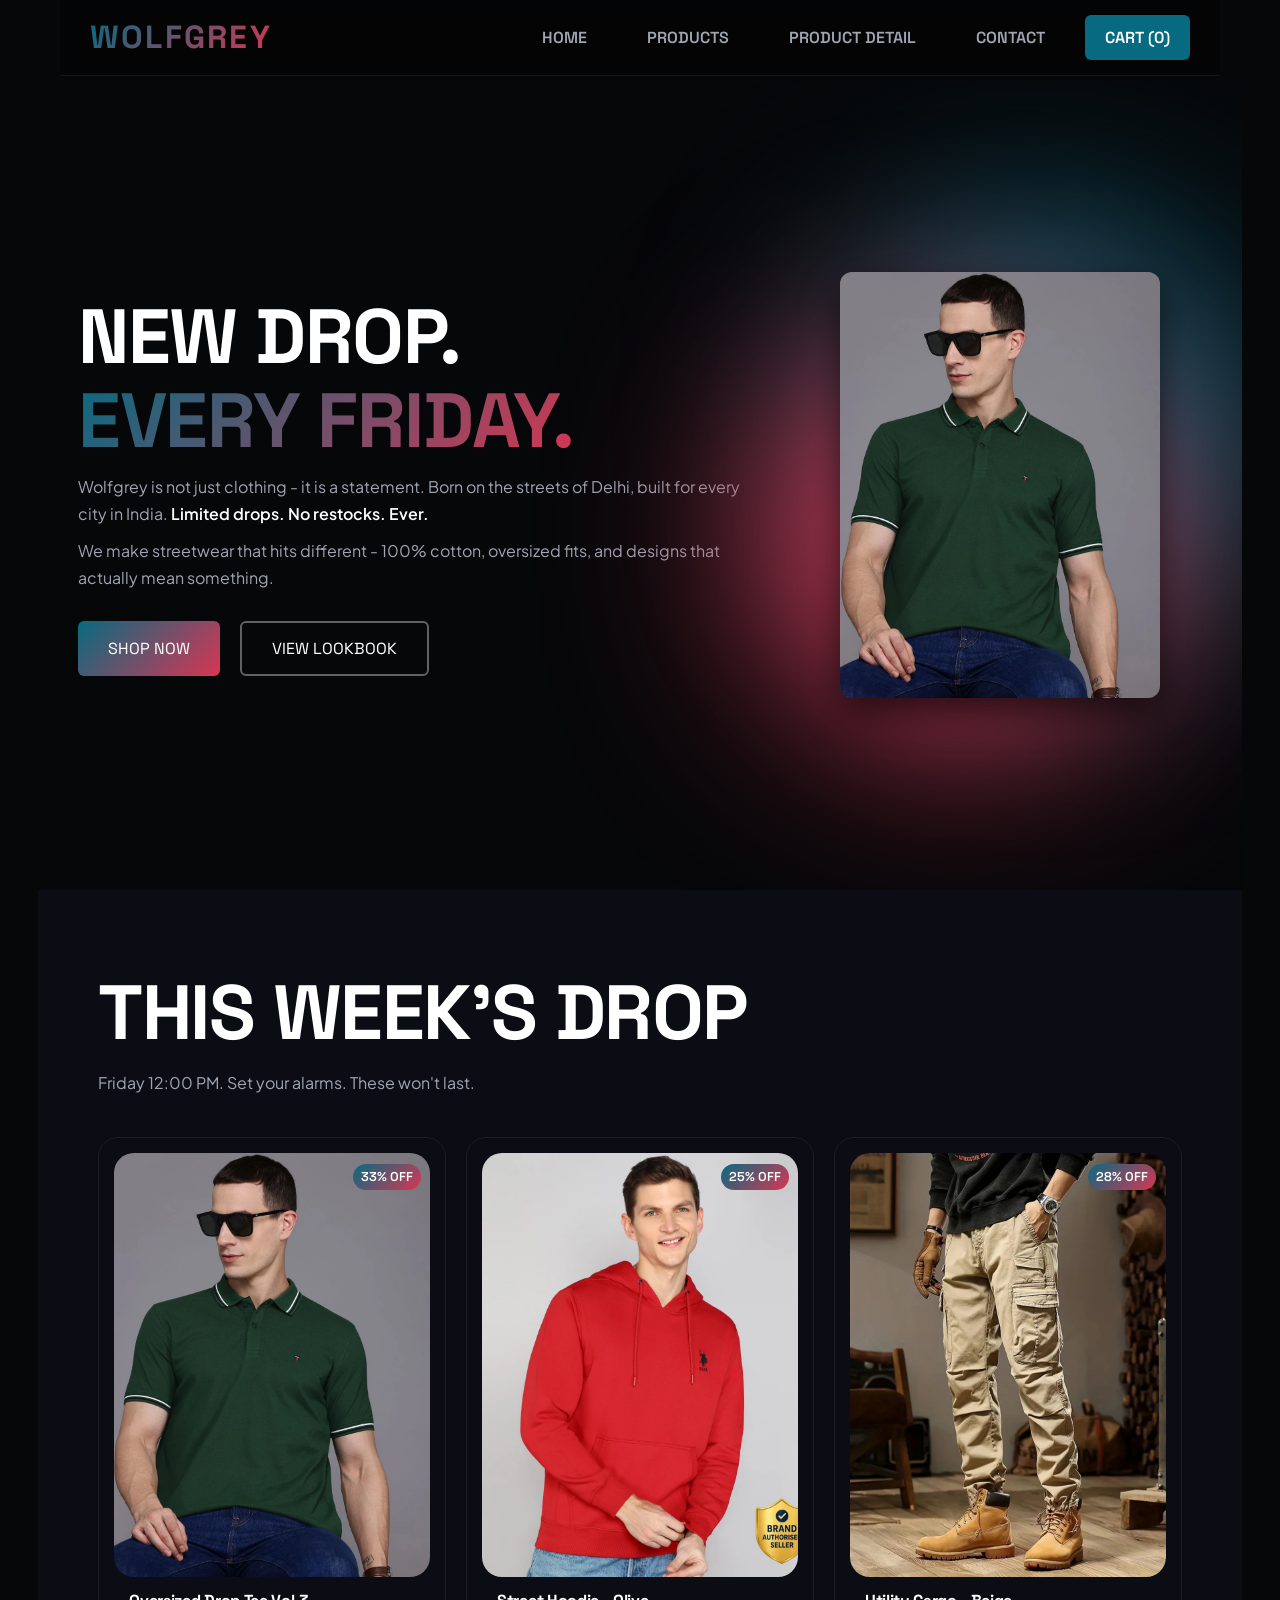
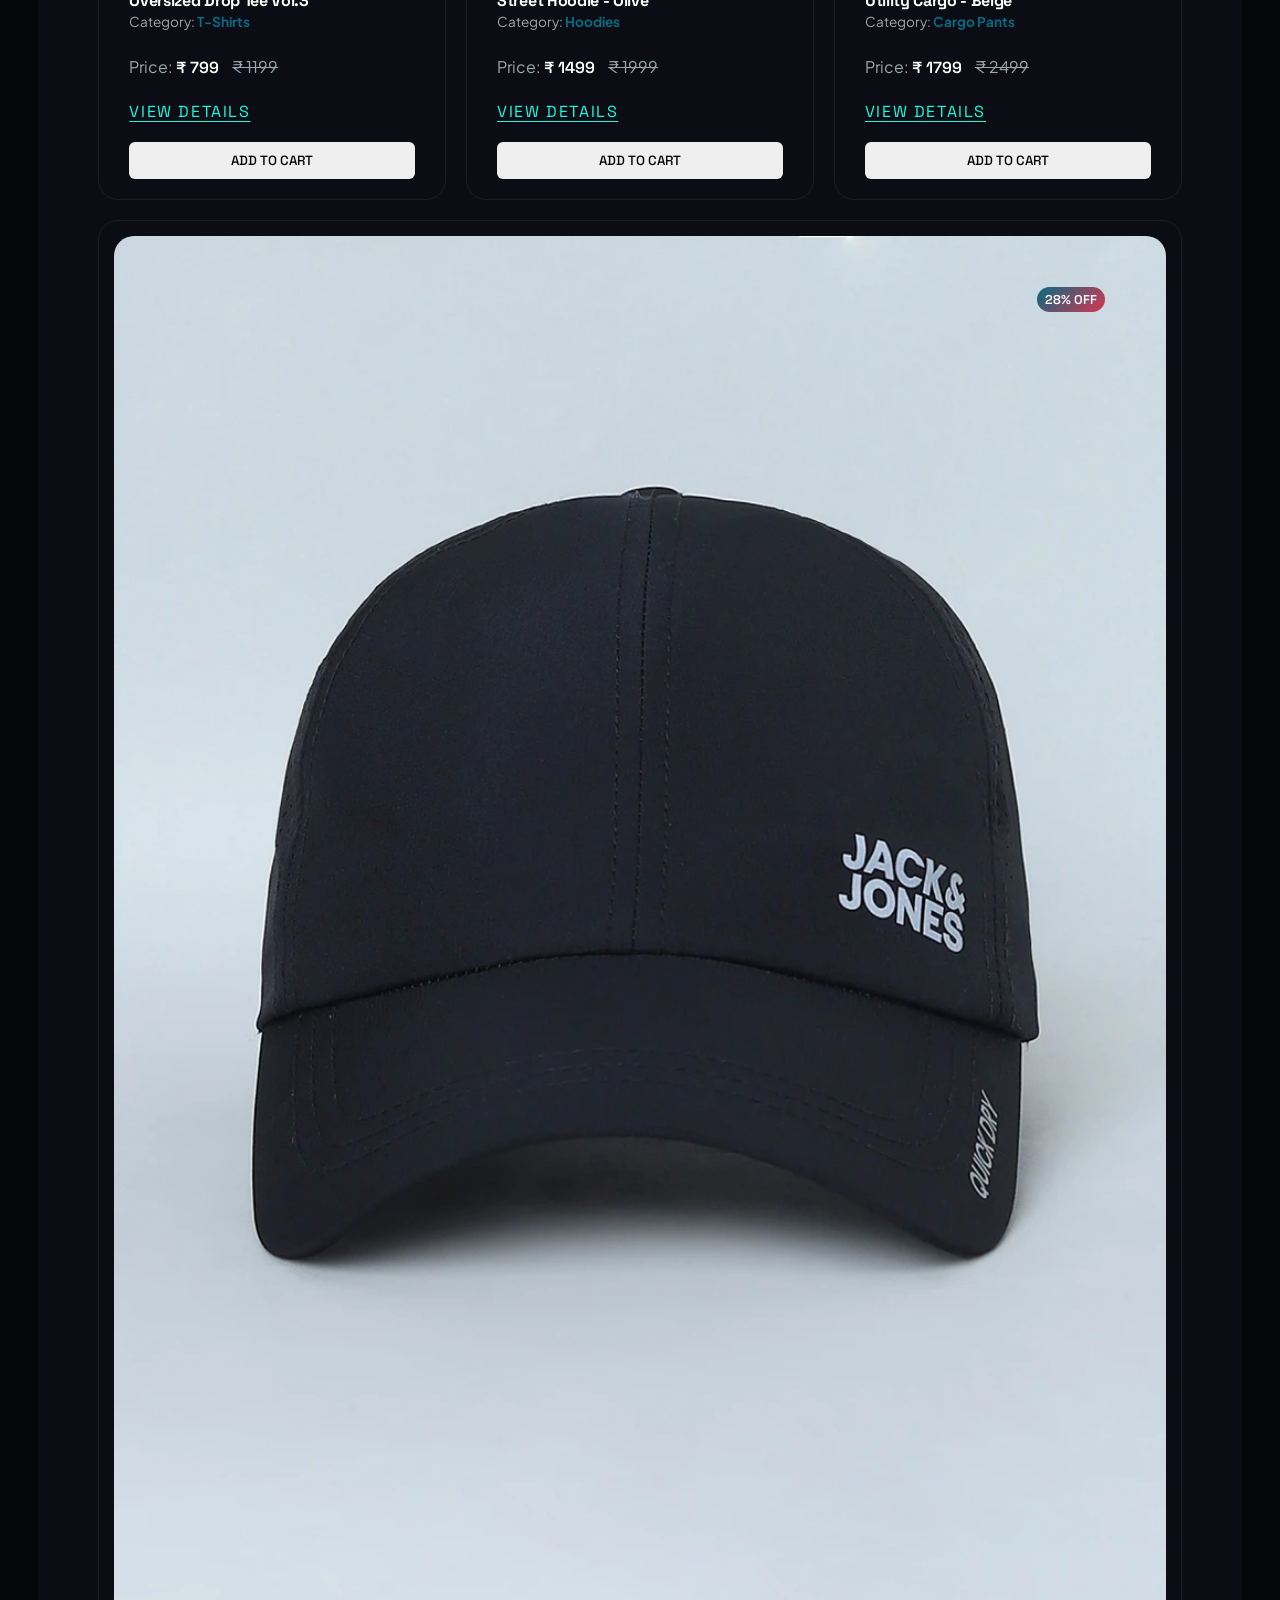
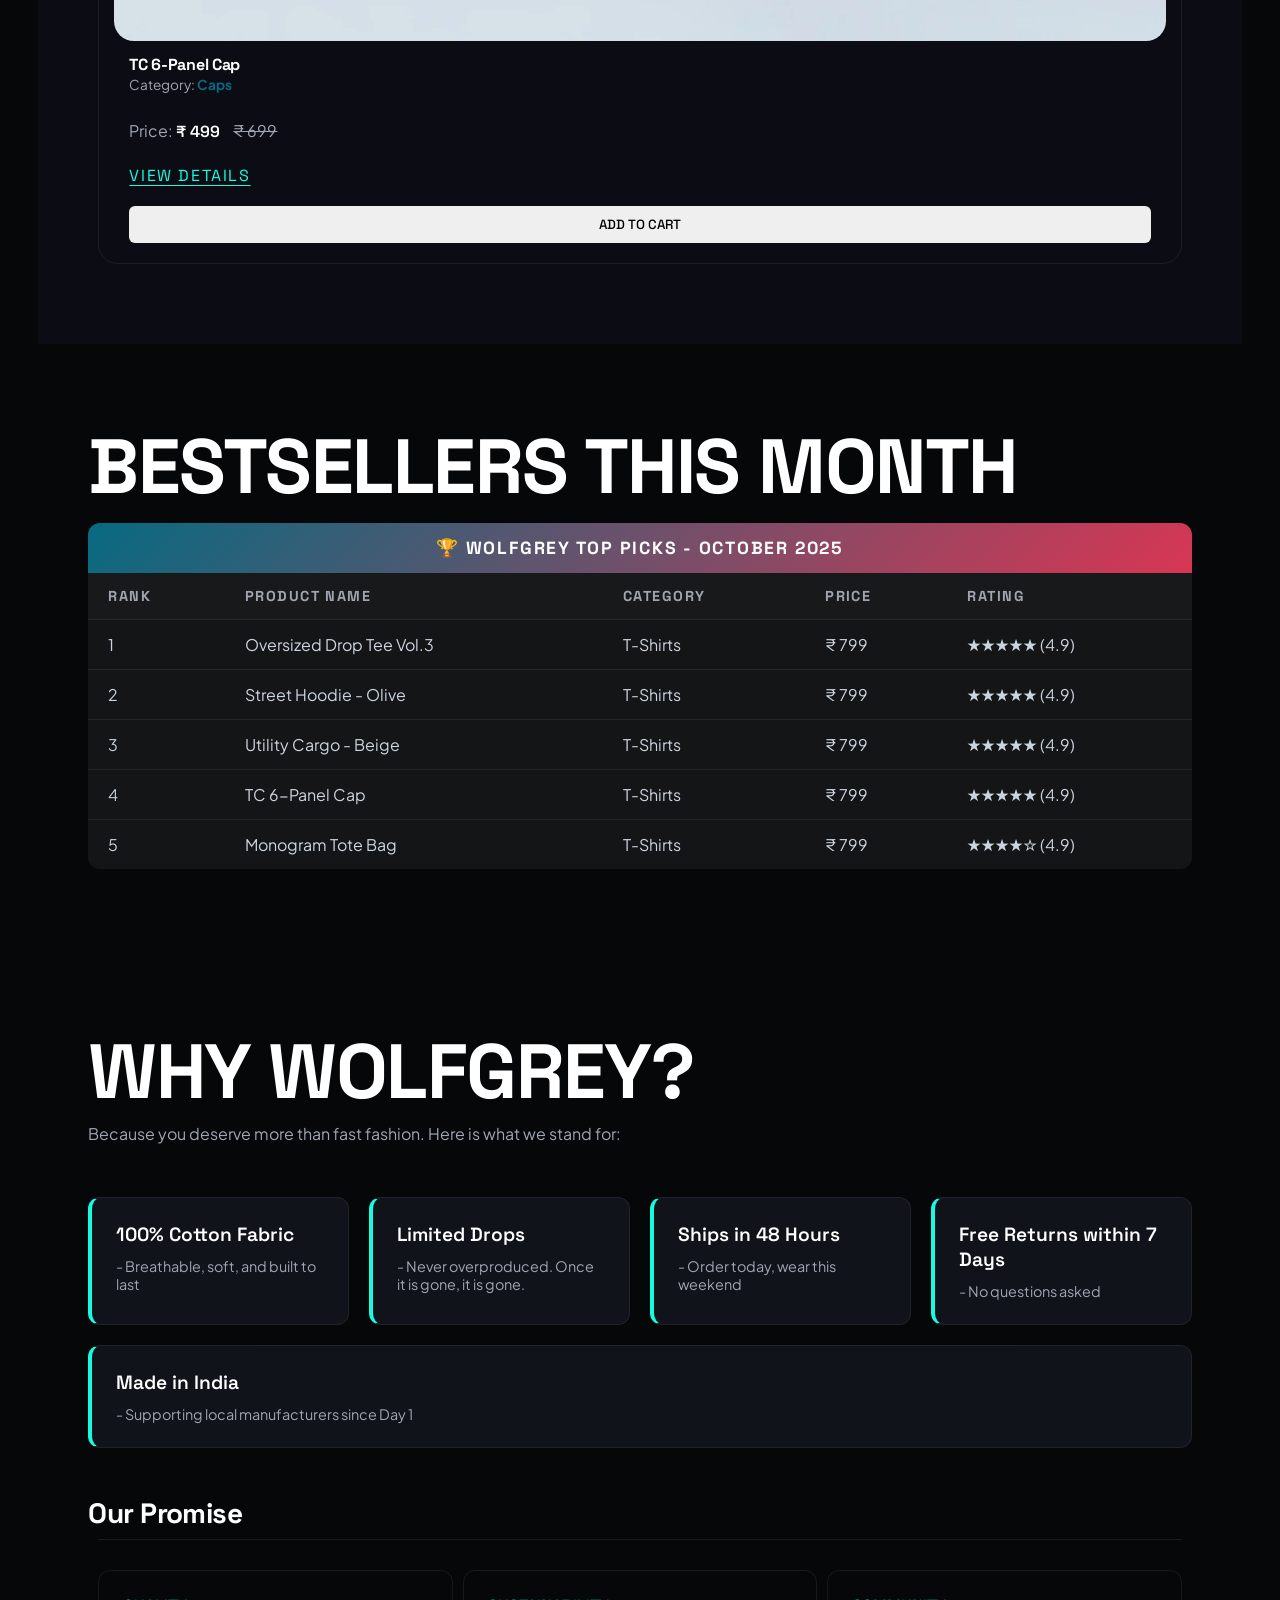
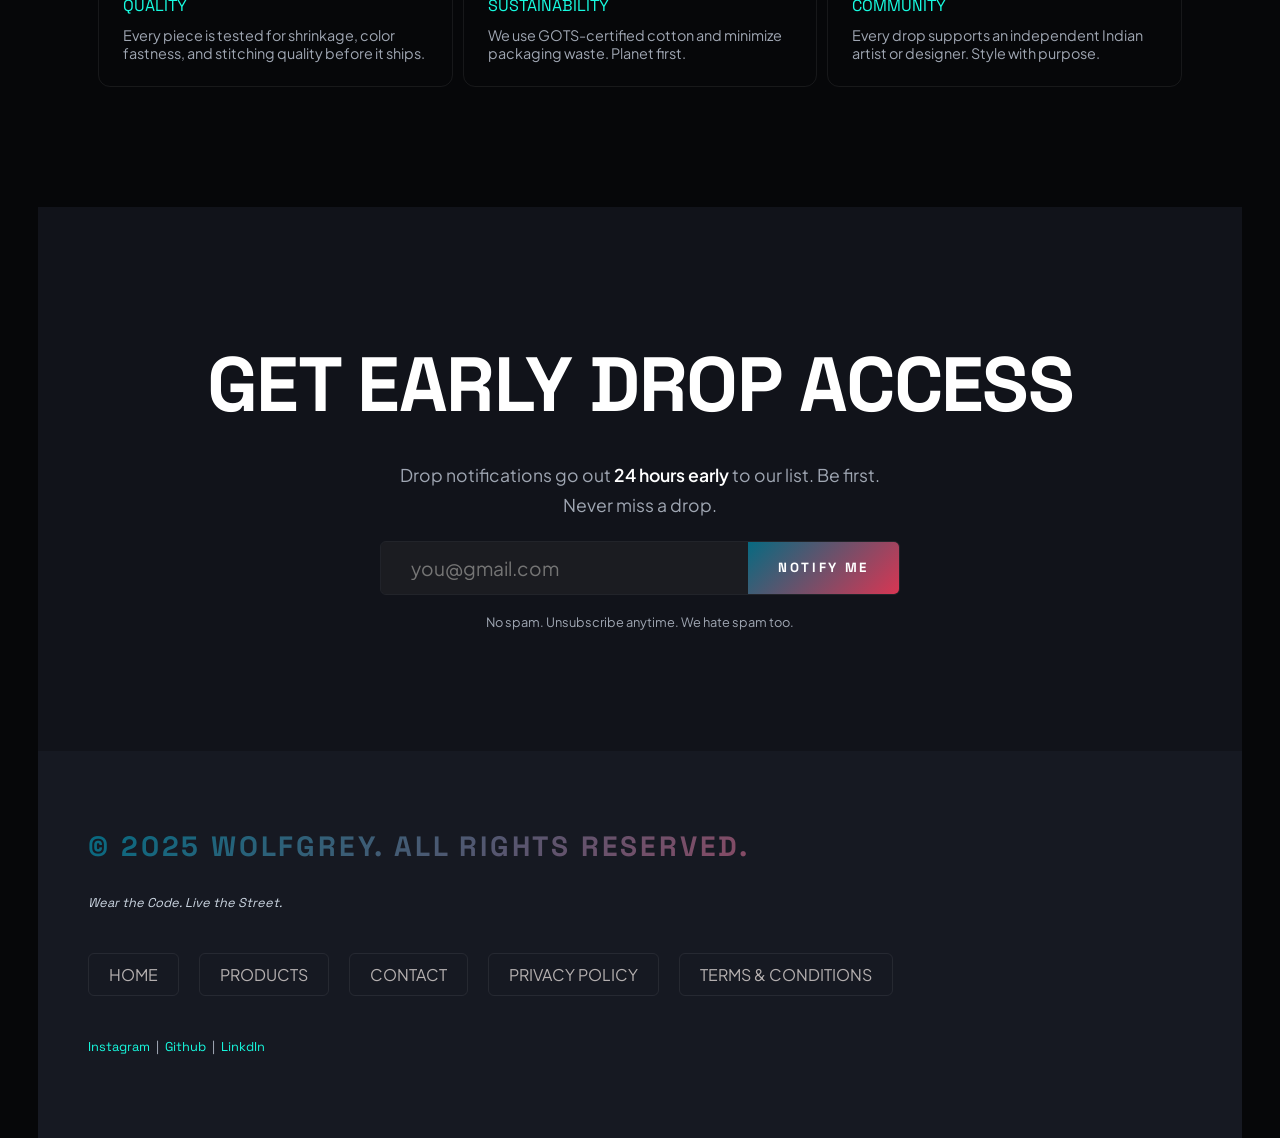
<file: index.html>
<!DOCTYPE html>
<html lang="en">

<head>
    <meta charset="UTF-8">
    <meta name="viewport" content="width=device-width, initial-scale=1.0">
    <title>Wolfgrey - Wear the Code. Live the Street.</title>
    <link rel="stylesheet" href="style.css">
</head>

<body>

    <header>
        <h1>Wolfgrey</h1>
        <nav>
            <ul>
                <li><a href="index.html">Home</a></li>
                <li><a href="products.html">Products</a></li>
                <li><a href="product.html">Product Detail</a></li>
                <li><a href="contact.html">Contact</a></li>
                <li><a href="#">Cart (0)</a></li>
            </ul>
        </nav>
    </header>

    <main>
        <section id="hero">
            <div class="left-hero">
                <h2>New Drop. <br> <span id="gradient-text">Every Friday.</span></h2>
                <p>Wolfgrey is not just clothing - it is a statement. Born on the streets of Delhi, built for every city
                    in
                    India. <strong>Limited drops. No restocks. Ever.</strong></p>
                <p>We make streetwear that hits different - 100% cotton, oversized fits, and designs that actually mean
                    something.</p>
                <div id="cta">
                    <a href="products.html" class="btn1">Shop Now</a>
                    <a href="products.html" class="btn2">View Lookbook</a>
                </div>
            </div>
            <div class="right-hero">
                <div class="glow orb1"></div>
                <div class="glow orb2"></div>
                <div class="right-hero-image">
                    <img src="image/image.png" alt="">
                </div>

            </div>
        </section>


        <section id="week-drop">
            <h2>This Week's Drop</h2>
            <p>Friday 12:00 PM. Set your alarms. These won't last.</p>

            <div class="cards">
                <article>
                    <figure>
                        <img src="image/image.png" alt="Wolfgrey Oversized Drop Tee Vol.3 in Black">
                        <figcaption>Oversized Drop Tee Vol.3</figcaption>
                    </figure>

                    <h3>Oversized Drop Tee Vol.3</h3>
                    <p>Category: <span>T-Shirts</span></p>
                    <p>Price: <strong>&#8377; 799</strong> <s>&#8377; 1199</s> </p>
                    <p><mark>33% OFF</mark></p>

                    <a href="product.html">View Details</a>
                    <button type="button">Add to Cart</button>

                </article>

                <article>
                    <figure>
                        <img src="image/image2.webp" alt="Wolfgrey Street Hoodie in Olive Green">
                        <figcaption>Street Hoodie - Olive</figcaption>
                    </figure>

                    <h3>Street Hoodie - Olive</h3>
                    <p>Category: <span>Hoodies</span></p>
                    <p>Price: <strong>&#8377; 1499</strong> <s>&#8377; 1999</s></p>
                    <p><mark>25% OFF</mark></p>
                    <a href="product.html">View Details</a>
                    <button type="button">Add to Cart</button>
                </article>

                <article>
                    <figure>
                        <img src="image/img3.webp" alt="Wolfgrey Cargo Pants in Beige">
                        <figcaption>Utility Cargo - Beige</figcaption>
                    </figure>
                    <h3>Utility Cargo - Beige</h3>
                    <p>Category: <span>Cargo Pants</span></p>
                    <p>Price: <strong>&#8377; 1799</strong> <s>&#8377; 2499</s></p>
                    <p><mark>28% OFF</mark></p>
                    <a href="product.html">View Details</a>
                    <button type="button">Add to Cart</button>

                </article>

                <article>
                    <figure>
                        <img src="image/img4.webp" alt="Wolfgrey 6-Panel Cap in Black">
                        <figcaption>TC 6-Panel Cap</figcaption>
                    </figure>
                    <h3>TC 6-Panel Cap</h3>
                    <p>Category: <span>Caps</span></p>
                    <p>Price: <strong>&#8377; 499</strong> <s>&#8377; 699</s></p>
                    <p><mark>28% OFF</mark></p>
                    <a href="product.html">View Details</a>
                    <button type="button">Add to Cart</button>
                </article>
            </div>

        </section>

        <section class="best-sellers" id="best-sellers-month">
            <h2>Bestsellers This Month</h2>
            <div class="table-scroll">
                <table>
                    <tr>
                        <th colspan="5">&#127942; Wolfgrey Top Picks - October 2025</th>
                    </tr>
                    <tr>
                        <th>Rank</th>
                        <th>Product Name</th>
                        <th>Category</th>
                        <th>Price</th>
                        <th>Rating</th>
                    </tr>
                    <tr>
                        <td>1</td>
                        <td>Oversized Drop Tee Vol.3</td>
                        <td>T-Shirts</td>
                        <td>&#8377; 799</td>
                        <td>&#9733;&#9733;&#9733;&#9733;&#9733; (4.9)</td>
                    </tr>
                    <tr>
                        <td>2</td>
                        <td>Street Hoodie - Olive</td>
                        <td>T-Shirts</td>
                        <td>&#8377; 799</td>
                        <td>&#9733;&#9733;&#9733;&#9733;&#9733; (4.9)</td>
                    </tr>
                    <tr>
                        <td>3</td>
                        <td>Utility Cargo - Beige</td>
                        <td>T-Shirts</td>
                        <td>&#8377; 799</td>
                        <td>&#9733;&#9733;&#9733;&#9733;&#9733; (4.9)</td>
                    </tr>
                    <tr nishant="hii">
                        <td>4</td>
                        <td>TC 6-Panel Cap</td>
                        <td>T-Shirts</td>
                        <td>&#8377; 799</td>
                        <td>&#9733;&#9733;&#9733;&#9733;&#9733; (4.9)</td>
                    </tr>
                    <tr>
                        <td>5</td>
                        <td>Monogram Tote Bag</td>
                        <td>T-Shirts</td>
                        <td>&#8377; 799</td>
                        <td>&#9733;&#9733;&#9733;&#9733;&#9734; (4.9)</td>
                    </tr>
                </table>
            </div>
        </section>


        <section id="why-Wolfgrey">

            <h2>Why Wolfgrey?</h2>
            <p>Because you deserve more than fast fashion. Here is what we stand for:</p>
            <ul>
                <li><strong>100% Cotton Fabric </strong>- Breathable, soft, and built to last</li>
                <li><strong>Limited Drops </strong>- Never overproduced. Once it is gone, it is gone.</li>
                <li><strong>Ships in 48 Hours</strong> - Order today, wear this weekend</li>
                <li><strong>Free Returns within 7 Days </strong>- No questions asked</li>
                <li><strong>Made in India </strong>- Supporting local manufacturers since Day 1</li>
            </ul>

            <h3>Our Promise</h3>

            <dl>
                <section>
                    <dt>Quality</dt>
                    <dd>Every piece is tested for shrinkage, color fastness, and stitching quality before it ships.</dd>
                </section>
                <section>
                    <dt>Sustainability</dt>
                    <dd>We use GOTS-certified cotton and minimize packaging waste. Planet first.</dd>
                </section>
                <section>
                    <dt>Community</dt>
                    <dd>Every drop supports an independent Indian artist or designer. Style with purpose.</dd>
                </section>
            </dl>
        </section>


        <section id="get-early">
            <h2>Get Early Drop Access</h2>
            <p>Drop notifications go out <strong>24 hours early</strong> to our list. Be first. Never miss a drop.</p>
            <form action="">
                <!-- <label for="email">Your Email:</label> -->
                <input type="email" id="email" name="email" placeholder="you@gmail.com" required>
                <button type="submit">Notify Me</button>
            </form>
            <br>
            <small>No spam. Unsubscribe anytime. We hate spam too.</small>
        </section>
    </main>


    <footer id="footer">
        <h3>&copy; 2025 Wolfgrey. All rights reserved.</h3>
        <p><em>Wear the Code. Live the Street.</em></p>
        <nav>
            <ul>
                <li><a href="index.html">Home</a></li>
                <li><a href="products.html">Products</a></li>
                <li><a href="contact.html">Contact</a></li>
                <li><a href="#">Privacy Policy</a></li>
                <li><a href="#">Terms &amp; Conditions</a></li>
            </ul>
        </nav>

        <p>
            <a href="https://www.instagram.com/why_suyash_" target="_blank">Instagram</a>
            &nbsp;|&nbsp;
           <a href="https://github.com/Suyashmishra6007" target="_blank">Github</a>
            &nbsp;|&nbsp;
           <a href="https://www.linkedin.com/in/suyash-mishra-aa597139b/" target="_blank">LinkdIn</a>
        </p>
    </footer>

</body>

</html>
</file>
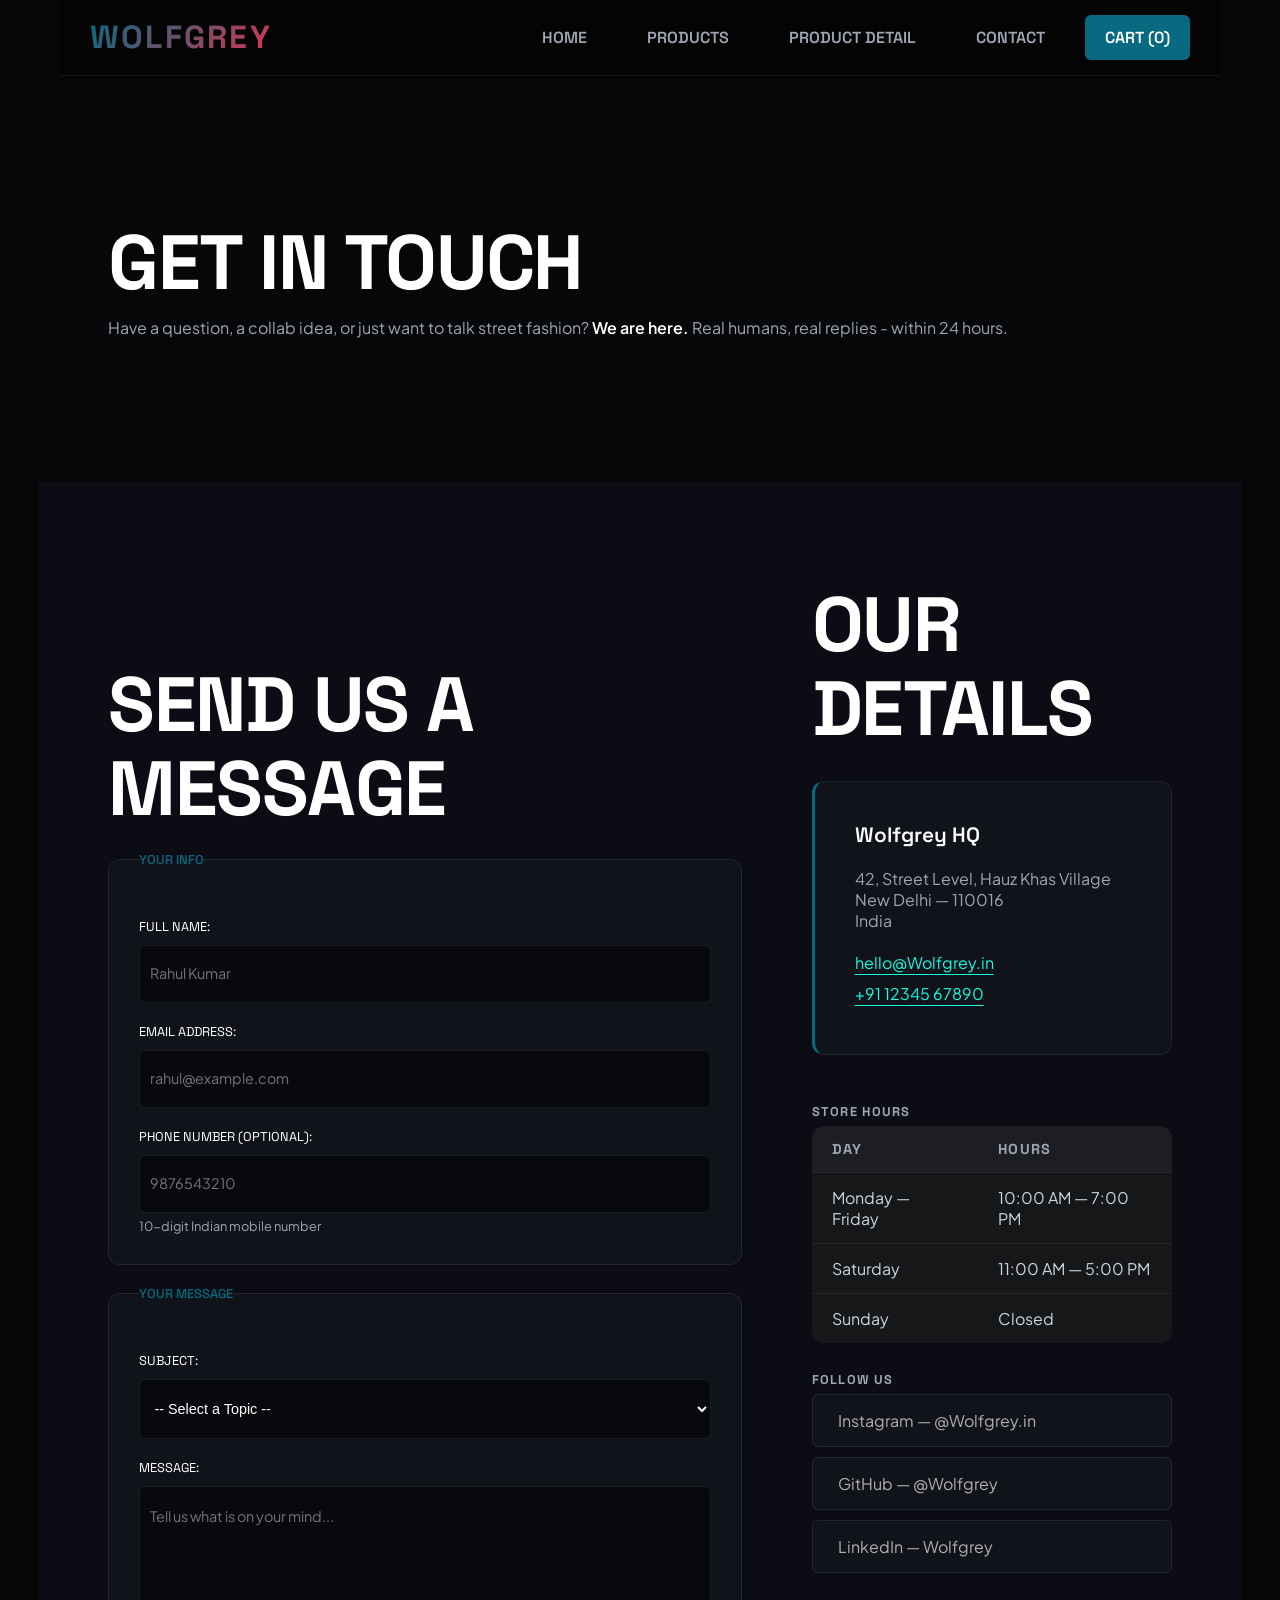
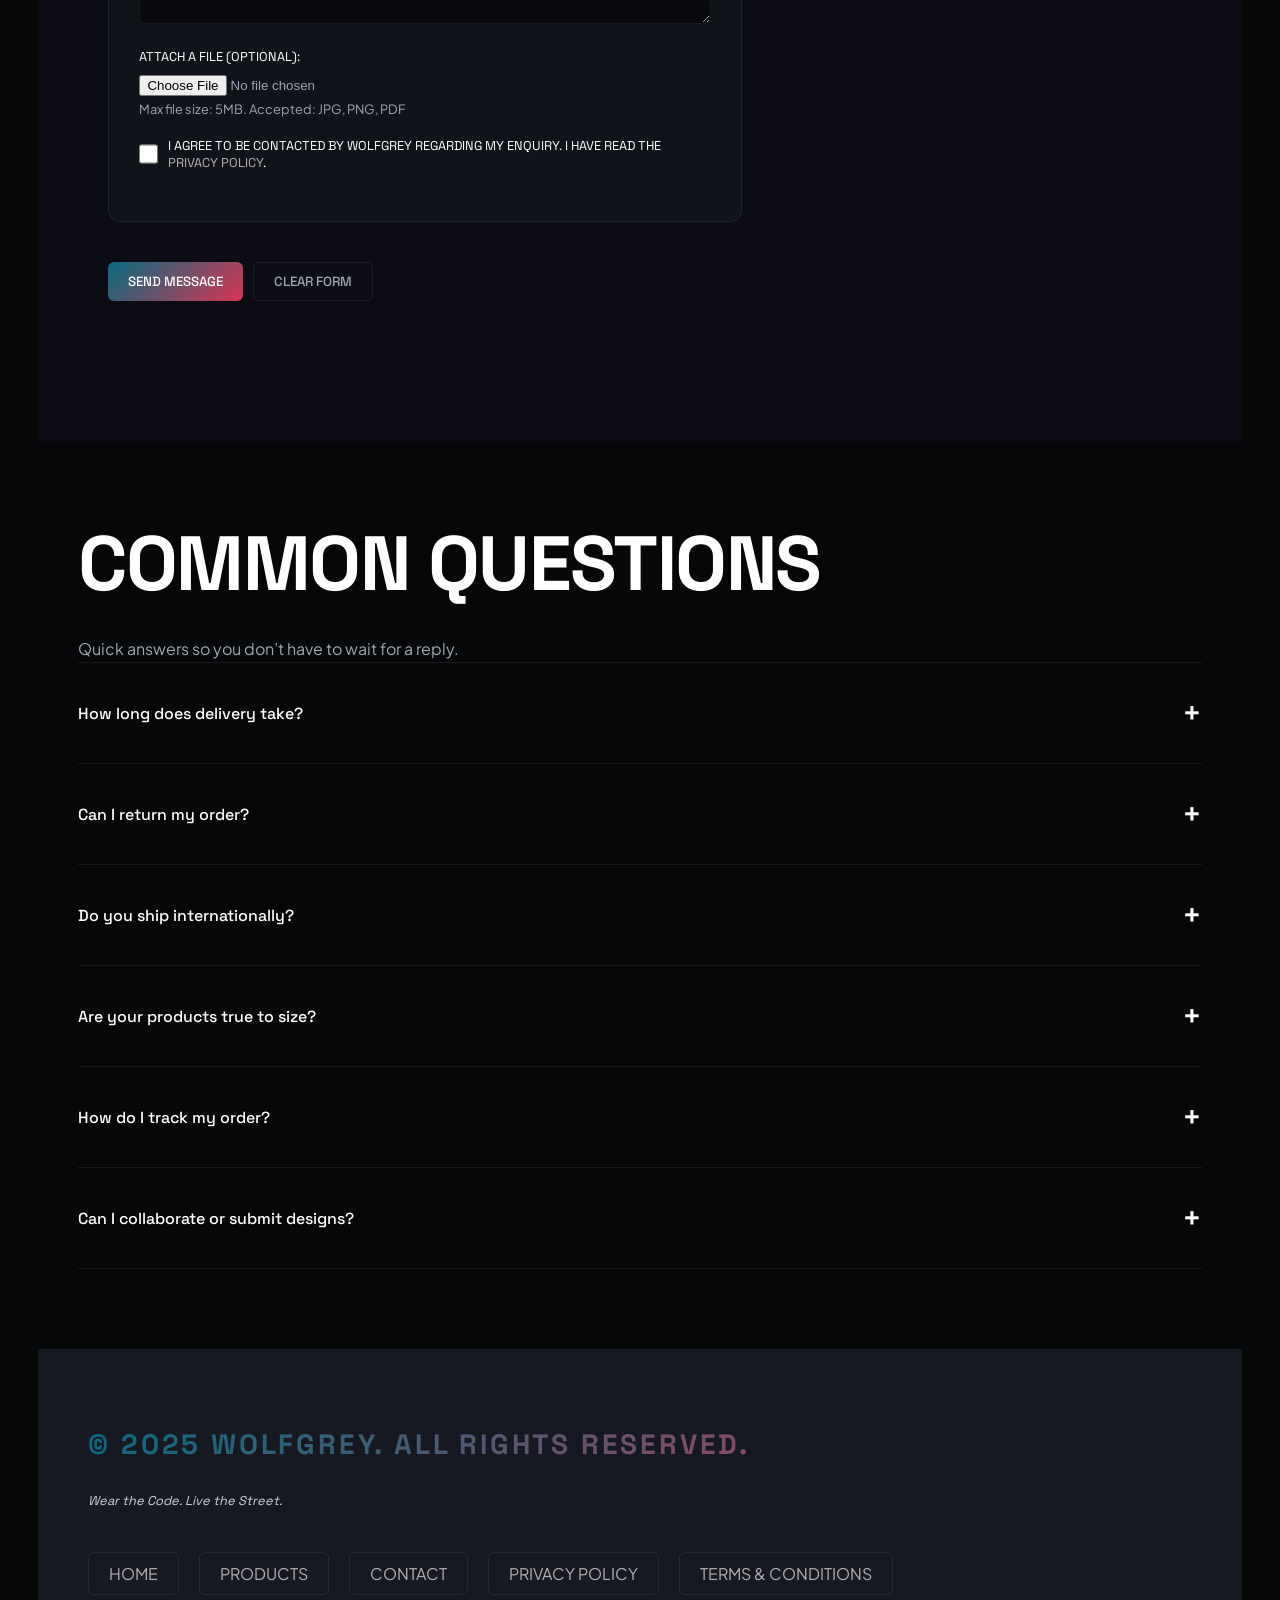
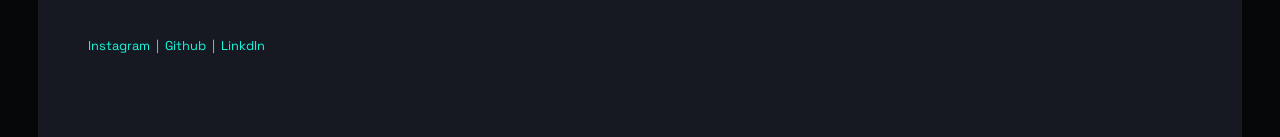
<file: contact.html>
<!DOCTYPE html>
<html lang="en">

<head>
    <meta charset="UTF-8">
    <meta name="viewport" content="width=device-width, initial-scale=1.0">
    <title>Contact- Wolfgrey</title>
    <link rel="stylesheet" href="style.css">
</head>

<body>
    <header>
        <h1>Wolfgrey</h1>
        <nav>
            <ul>
                <li><a href="index.html">Home</a></li>
                <li><a href="products.html">Products</a></li>
                <li><a href="product.html">Product Detail</a></li>
                <li><a href="contact.html">Contact</a></li>
                <li><a href="#">Cart (0)</a></li>
            </ul>
        </nav>
    </header>

    <main>
        <section class="get-in-touch">
            <h2>Get In Touch</h2>
            <p>Have a question, a collab idea, or just want to talk street fashion? <strong>We are here.</strong> Real
                humans, real replies - within 24 hours.</p>
        </section>


        <div class="details">
            <section class="send-us-message">
                <h2>Send Us a Message</h2>

                <form action="">

                    <fieldset>
                        <legend>Your Info</legend>

                        <label for="fullname">Full Name:</label>
                        <input type="text" id="fullname" name="fullname" placeholder="Rahul Kumar" required
                            minlength="2" maxlength="60">

                        <label for="email">Email Address:</label>
                        <input type="email" id="email" name="email" placeholder="rahul@example.com" required>

                        <label for="phone">Phone Number (optional):</label>
                        <input type="tel" id="phone" name="phone" placeholder="9876543210">
                        <small>10-digit Indian mobile number</small>
                    </fieldset>


                    <fieldset>
                        <legend>Your Message</legend>

                        <label for="subject">Subject:</label>
                        <select id="subject" name="subject" required>
                            <option value="">-- Select a Topic --</option>
                            <option value="order-issue">Order Issue</option>
                            <option value="return-refund">Return / Refund</option>
                            <option value="collaboration">Collaboration / Partnership</option>
                            <option value="wholesale">Wholesale Enquiry</option>
                            <option value="general">General Query</option>
                        </select>

                        <label for="message">Message:</label>
                        <textarea id="message" name="message" rows="6" cols="50"
                            placeholder="Tell us what is on your mind..." required minlength="20"></textarea>

                        <label for="attachment">Attach a File (optional):</label>
                        <input type="file" id="attachment" name="attachment">
                        <small>Max file size: 5MB. Accepted: JPG, PNG, PDF</small>


                        <div class="consent">
                            <input type="checkbox" id="consent" name="consent" required>
                            <label for="consent">
                                I agree to be contacted by Wolfgrey regarding my enquiry.
                                I have read the <a href="#">Privacy Policy</a>.
                            </label>
                        </div>
                    </fieldset>


                    <div class="contact-btns">
                        <button type="submit">Send Message</button>
                        <button type="reset">Clear Form</button>
                    </div>

                </form>
            </section>


            <section class="our-details">
                <h2>Our Details</h2>

                <address>
                    <strong>Wolfgrey HQ</strong> <br>
                    42, Street Level, Hauz Khas Village <br>
                    New Delhi — 110016 <br>
                    India
                    <br><br>
                    <a href="mailto:hello@Wolfgrey.in">hello@Wolfgrey.in</a>
                    <br>
                    <a href="tel:+911234567890">+91 12345 67890</a>
                </address>

                <div>
                    <h3>Store Hours</h3>
                    <table>
                        <tr>
                            <th>Day</th>
                            <th>Hours</th>
                        </tr>
                        <tr>
                            <td>Monday — Friday</td>
                            <td>10:00 AM — 7:00 PM</td>
                        </tr>
                        <tr>
                            <td>Saturday</td>
                            <td>11:00 AM — 5:00 PM</td>
                        </tr>
                        <tr>
                            <td>Sunday</td>
                            <td>Closed</td>
                        </tr>
                    </table>
                </div>

                <div>
                    <h3>Follow Us</h3>
                    <ul>
                        <li><a href="https://www.instagram.com/why_suyash_" target="_blank">Instagram &mdash; @Wolfgrey.in</a></li>
                        <li><a href="https://github.com/Suyashmishra6007" target="_blank">GitHub &mdash; @Wolfgrey</a></li>
                        <li><a href="https://www.linkedin.com/in/suyash-mishra-aa597139b/"target="_blank">LinkedIn &mdash; Wolfgrey</a></li>
                    </ul>
                </div>
            </section>
        </div>


        <section class="common-questions">

            <h2>Common Questions</h2>
            <p>Quick answers so you don&rsquo;t have to wait for a reply.</p>
            
            <details>
                <summary>How long does delivery take?</summary>
                <p>
                    We ship within <strong>48 hours</strong> of order confirmation.
                    Standard delivery takes <strong>3&mdash;5 business days</strong> across India.
                    Express delivery (1&mdash;2 days) is available at checkout for select pin codes.
                </p>
            </details>

            <details>
                <summary>Can I return my order?</summary>
                <p>
                    Yes! We offer <strong>free returns within 7 days</strong> of delivery.
                    The item must be unworn, unwashed, and in its original packaging with all tags attached.
                    Initiate your return from the Orders section of your account.
                </p>
            </details>

            <details>
                <summary>Do you ship internationally?</summary>
                <p>
                    Not yet &mdash; but we&rsquo;re working on it.
                    International shipping is planned for early 2026.
                    Sign up for our newsletter to get notified first.
                </p>
            </details>

            <details>
                <summary>Are your products true to size?</summary>
                <p>
                    Wolfgrey tees and hoodies are <strong>oversized by design</strong>.
                    If you prefer a more fitted look, we recommend sizing down.
                    Check the <a href="product.html#size-chart">Size Guide</a> on any product page for exact
                    measurements.
                </p>
            </details>

            <details>
                <summary>How do I track my order?</summary>
                <p>
                    Once your order ships, you will receive a tracking link via SMS and email.
                    You can also track your order by entering your order ID on our
                    <a href="#">Order Tracking page</a>.
                </p>
            </details>

            <details>
                <summary>Can I collaborate or submit designs?</summary>
                <p>
                    Absolutely. Wolfgrey works with independent Indian artists on every drop.
                    If you have a design concept or want to collab, reach out via the form above
                    and select <strong>&ldquo;Collaboration / Partnership&rdquo;</strong> as the subject.
                    We read every single message.
                </p>
            </details>

        </section>
    </main>

    <footer id="footer">
        <h3>&copy; 2025 Wolfgrey. All rights reserved.</h3>
        <p><em>Wear the Code. Live the Street.</em></p>
        <nav>
            <ul>
                <li><a href="index.html">Home</a></li>
                <li><a href="products.html">Products</a></li>
                <li><a href="contact.html">Contact</a></li>
                <li><a href="#">Privacy Policy</a></li>
                <li><a href="C">Terms &amp; Conditions</a></li>
            </ul>
        </nav>

         <p>
            <a href="https://www.instagram.com/why_suyash_" target="_blank">Instagram</a>
            &nbsp;|&nbsp;
           <a href="https://github.com/Suyashmishra6007" target="_blank">Github</a>
            &nbsp;|&nbsp;
           <a href="https://www.linkedin.com/in/suyash-mishra-aa597139b/" target="_blank">LinkdIn</a>
        </p>
    </footer>


</body>

</html>
</file>
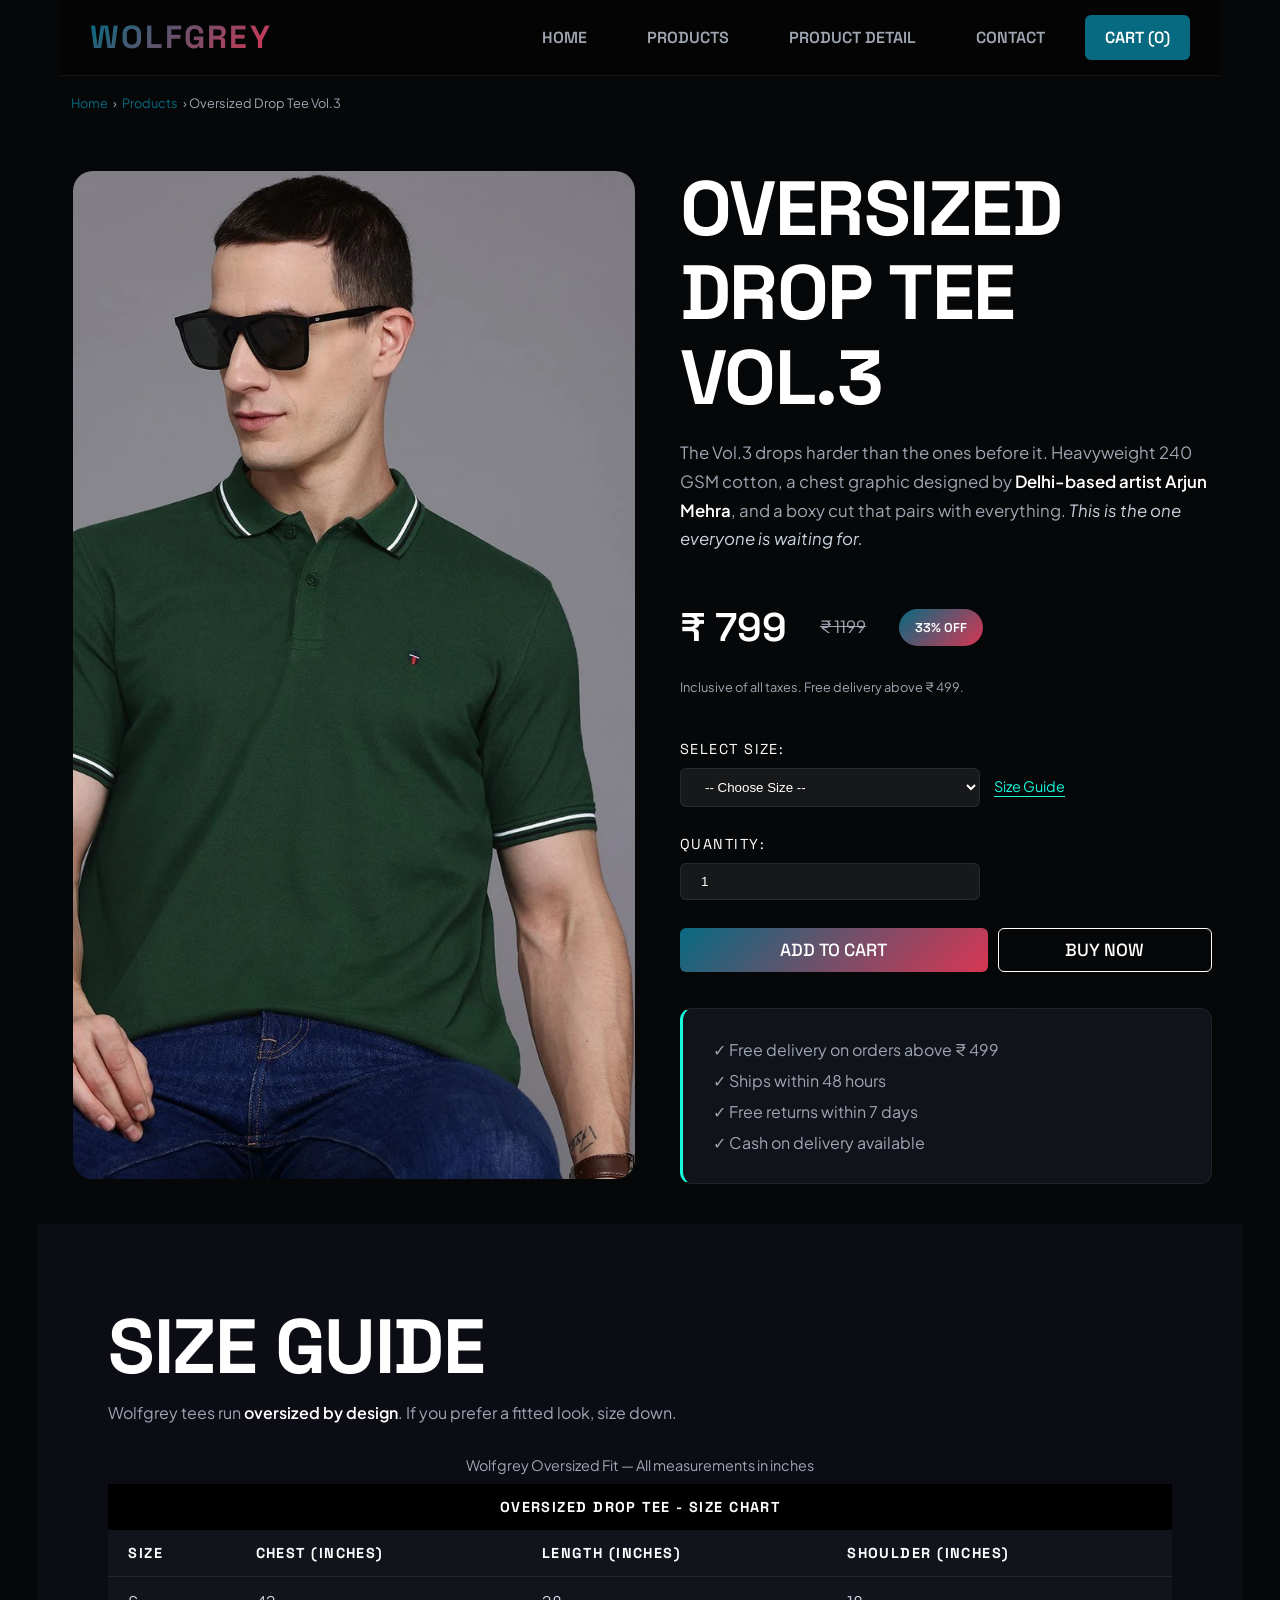
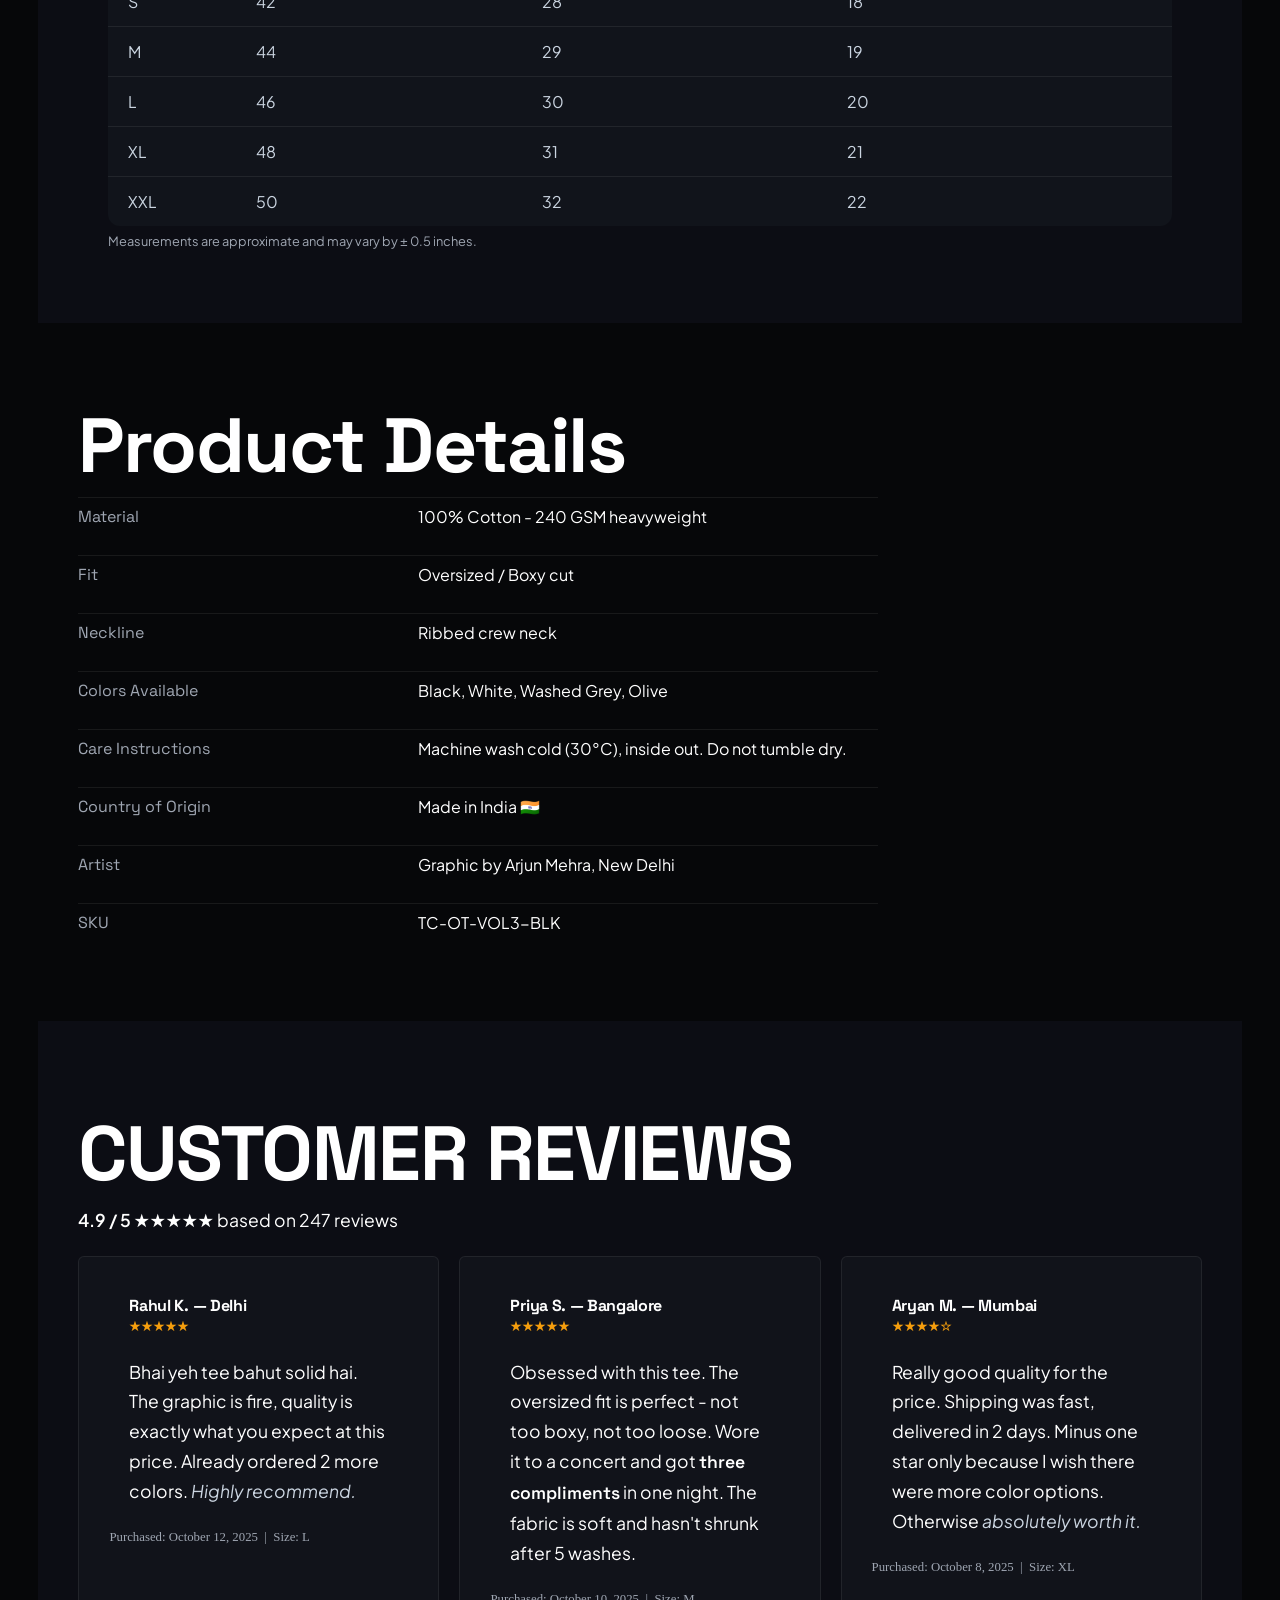
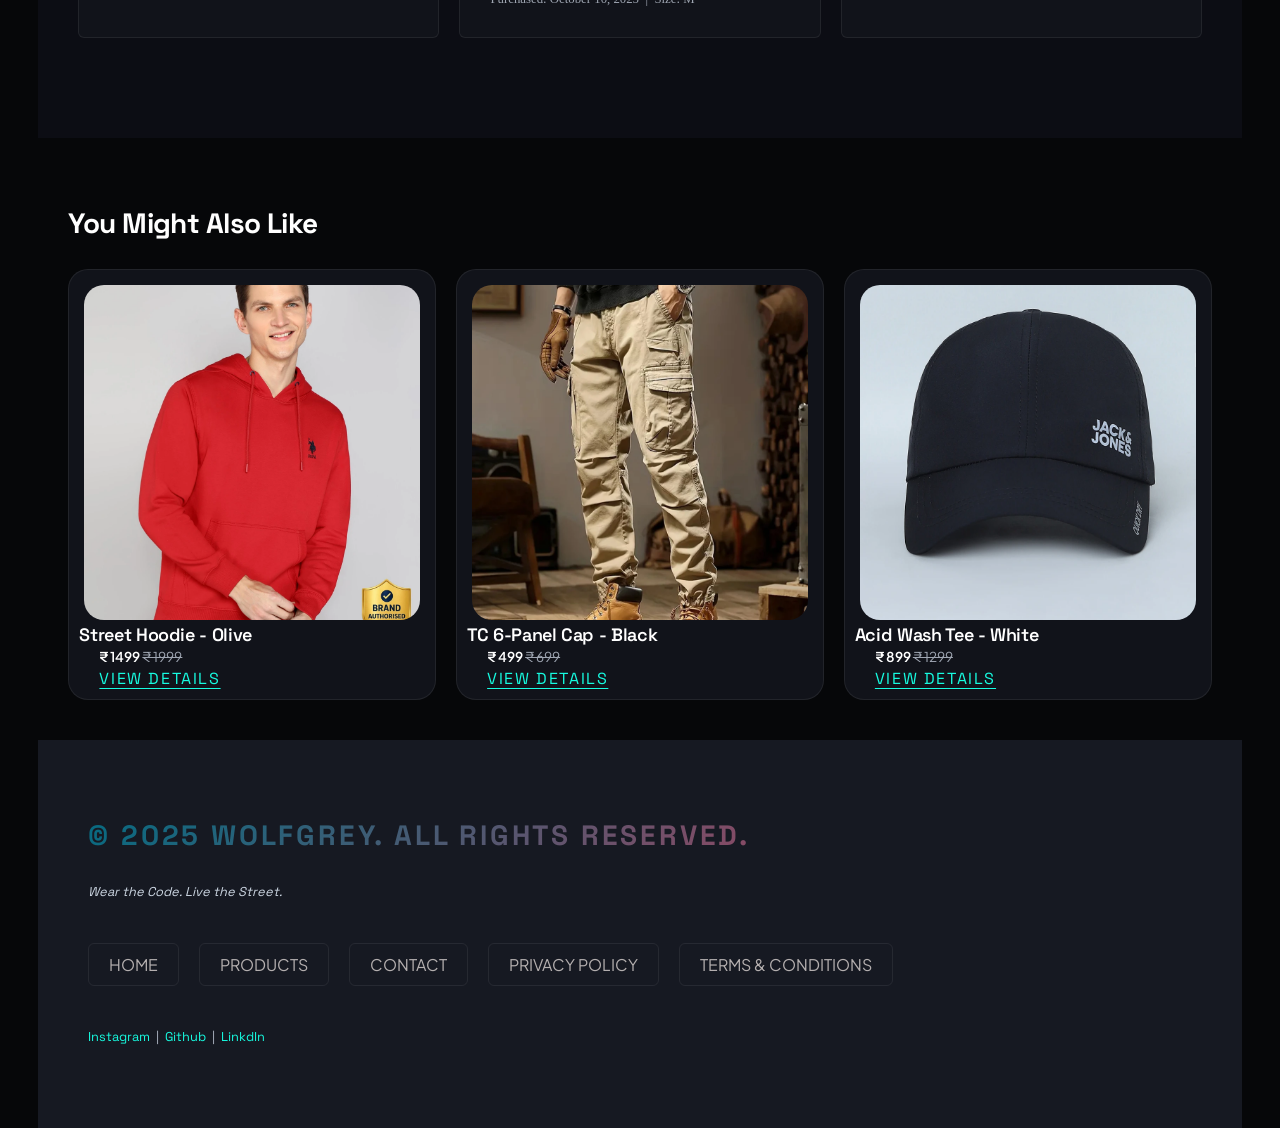
<file: product.html>
<!DOCTYPE html>
<html lang="en">

<head>
    <meta charset="UTF-8">
    <meta name="viewport" content="width=device-width, initial-scale=1.0">
    <title>Product Details- Wolfgrey</title>
    <link rel="stylesheet" href="style.css">
</head>

<body>
    <header>
        <h1>Wolfgrey</h1>
        <nav>
            <ul>
                <li><a href="index.html">Home</a></li>
                <li><a href="products.html">Products</a></li>
                <li><a href="product.html">Product Detail</a></li>
                <li><a href="contact.html">Contact</a></li>
                <li><a href="#">Cart (0)</a></li>
            </ul>
        </nav>
    </header>

    <main>
        <nav aria-label="breadcrumb">
            <a href="index.html">Home</a>
            &rsaquo;
            <a href="products.html">Products</a>
            &rsaquo;
            Oversized Drop Tee Vol.3
        </nav>

        <section id="product-detail">
            <figure>
                <img src="image/image.png" alt="Wolfgrey Oversized Drop Tee Vol.3 - front view, black colorway">
                <figcaption>Oversized Drop Tee Vol.3 - Black Colorway</figcaption>
            </figure>

            <div class="product-detail-left">
                <h2>Oversized Drop Tee Vol.3</h2>
                <p>
                    The Vol.3 drops harder than the ones before it. Heavyweight 240 GSM cotton,
                    a chest graphic designed by <strong>Delhi-based artist Arjun Mehra</strong>,
                    and a boxy cut that pairs with everything.
                    <em>This is the one everyone is waiting for.</em>
                </p>

                <p>
                    <strong>&#8377; 799</strong>
                    &nbsp;
                    <s>&#8377; 1199</s>
                    &nbsp;
                    <mark>33% OFF</mark>
                </p>

                <p><small>Inclusive of all taxes. Free delivery above &#8377; 499.</small></p>

                <label for="size-select">Select Size:</label>
                <select id="size-select" name="size">
                    <option value="">-- Choose Size --</option>
                    <option value="S">S</option>
                    <option value="M">M</option>
                    <option value="L">L</option>
                    <option value="XL">XL</option>
                    <option value="XXL">XXL</option>
                </select>
                <a href="#size-chart">Size Guide</a>

                <br><br>

                <label for="quantity">Quantity:</label>
                <input type="number" id="quantity" name="quantity" value="1" min="1" max="10">

                <br><br>

                <div class="product-detail-btns">
                    <button type="button">Add to Cart</button>
                    <button type="button">Buy Now</button>
                </div>

                <br><br>

                <ul>
                    <li>&#10003; Free delivery on orders above &#8377; 499</li>
                    <li>&#10003; Ships within 48 hours</li>
                    <li>&#10003; Free returns within 7 days</li>
                    <li>&#10003; Cash on delivery available</li>
                </ul>
            </div>
        </section>


        <section id="size-chart" class="best-sellers">
            <h2>Size Guide</h2>
            <p>Wolfgrey tees run <strong>oversized by design</strong>. If you prefer a fitted look, size down.</p>
            <div class="table-scroll">
                <table>
                    <caption>Wolfgrey Oversized Fit &mdash; All measurements in inches</caption>
                    <tr>
                        <th colspan="4">Oversized Drop Tee - Size Chart</th>
                    </tr>
                    <tr>
                        <th>Size</th>
                        <th>Chest (inches)</th>
                        <th>Length (inches)</th>
                        <th>Shoulder (inches)</th>
                    </tr>
                    <tr>
                        <td>S</td>
                        <td>42</td>
                        <td>28</td>
                        <td>18</td>
                    </tr>
                    <tr>
                        <td>M</td>
                        <td>44</td>
                        <td>29</td>
                        <td>19</td>
                    </tr>
                    <tr>
                        <td>L</td>
                        <td>46</td>
                        <td>30</td>
                        <td>20</td>
                    </tr>
                    <tr>
                        <td>XL</td>
                        <td>48</td>
                        <td>31</td>
                        <td>21</td>
                    </tr>
                    <tr>
                        <td>XXL</td>
                        <td>50</td>
                        <td>32</td>
                        <td>22</td>
                    </tr>
                </table>
            </div>
            <p><small>Measurements are approximate and may vary by &#177; 0.5 inches.</small></p>
        </section>

        <section id="product-details">
            <h2>Product Details</h2>
            <dl>
                <div>
                    <dt>Material</dt>
                    <dd>100% Cotton - 240 GSM heavyweight</dd>
                </div>

                <div>
                    <dt>Fit</dt>
                    <dd>Oversized / Boxy cut</dd>
                </div>

                <div>
                    <dt>Neckline</dt>
                    <dd>Ribbed crew neck</dd>
                </div>

                <div>
                    <dt>Colors Available</dt>
                    <dd>Black, White, Washed Grey, Olive</dd>
                </div>

                <div>
                    <dt>Care Instructions</dt>
                    <dd>Machine wash cold (30&deg;C), inside out. Do not tumble dry.</dd>
                </div>

                <div>
                    <dt>Country of Origin</dt>
                    <dd>Made in India &#127470;&#127475;</dd>
                </div>

                <div>
                    <dt>Artist</dt>
                    <dd>Graphic by Arjun Mehra, New Delhi</dd>
                </div>

                <div>
                    <dt>SKU</dt>
                    <dd>TC-OT-VOL3-BLK</dd>
                </div>
            </dl>
        </section>

        <section class="customer-reviews">
            <h2>Customer Reviews</h2>
            <p>
                <strong>4.9 / 5</strong>
                &#9733;&#9733;&#9733;&#9733;&#9733;
                based on 247 reviews
            </p>

            <div class="customer-reviews-details">
                <article>
                    <h3>Rahul K. &mdash; Delhi</h3>
                    <p>&#9733;&#9733;&#9733;&#9733;&#9733;</p>
                    <p>
                        Bhai yeh tee bahut solid hai. The graphic is fire, quality is exactly what
                        you expect at this price. Already ordered 2 more colors.
                        <em>Highly recommend.</em>
                    </p>
                    <small>Purchased: October 12, 2025 &nbsp;|&nbsp; Size: L</small>
                </article>

                <article>
                    <h3>Priya S. &mdash; Bangalore</h3>
                    <p>&#9733;&#9733;&#9733;&#9733;&#9733;</p>
                    <p>
                        Obsessed with this tee. The oversized fit is perfect - not too boxy,
                        not too loose. Wore it to a concert and got <strong>three compliments</strong> in one night.
                        The fabric is soft and hasn't shrunk after 5 washes.
                    </p>
                    <small>Purchased: October 10, 2025 &nbsp;|&nbsp; Size: M</small>
                </article>

                <article>
                    <h3>Aryan M. &mdash; Mumbai</h3>
                    <p>&#9733;&#9733;&#9733;&#9733;&#9734;</p>
                    <p>
                        Really good quality for the price. Shipping was fast, delivered in 2 days.
                        Minus one star only because I wish there were more color options.
                        Otherwise <em>absolutely worth it.</em>
                    </p>
                    <small>Purchased: October 8, 2025 &nbsp;|&nbsp; Size: XL</small>
                </article>
            </div>

        </section>

        <section class="might-also-like">
            <h3>You Might Also Like</h3>

            <div class="also-like-items">
                <article>
                    <figure>
                        <img src="image/image2.webp" alt="Wolfgrey Street Hoodie in Olive">
                        <figcaption>Street Hoodie - Olive</figcaption>
                    </figure>
                    <h4>Street Hoodie - Olive</h4>
                    <p><strong>&#8377; 1499</strong> <s>&#8377; 1999</s></p>
                    <a href="product.html">View Details</a>
                </article>

                <article>
                    <figure>
                        <img src="image/img3.webp" alt="Wolfgrey TC 6-Panel Cap in Black">
                        <figcaption>TC 6-Panel Cap - Black</figcaption>
                    </figure>
                    <h4>TC 6-Panel Cap - Black</h4>
                    <p><strong>&#8377; 499</strong> <s>&#8377; 699</s></p>
                    <a href="product.html">View Details</a>
                </article>

                <article>
                    <figure>
                        <img src="image/img4.webp" alt="Wolfgrey Acid Wash Tee in White">
                        <figcaption>Acid Wash Tee - White</figcaption>
                    </figure>
                    <h4>Acid Wash Tee - White</h4>
                    <p><strong>&#8377; 899</strong> <s>&#8377; 1299</s></p>
                    <a href="product.html">View Details</a>
                </article>
            </div>
        </section>
    </main>


    <footer id="footer">
        <h3>&copy; 2025 Wolfgrey. All rights reserved.</h3>
        <p><em>Wear the Code. Live the Street.</em></p>
        <nav>
            <ul>
                <li><a href="index.html">Home</a></li>
                <li><a href="products.html">Products</a></li>
                <li><a href="contact.html">Contact</a></li>
                <li><a href="#">Privacy Policy</a></li>
                <li><a href="#">Terms &amp; Conditions</a></li>
            </ul>
        </nav>

          <p>
            <a href="https://www.instagram.com/why_suyash_" target="_blank">Instagram</a>
            &nbsp;|&nbsp;
           <a href="https://github.com/Suyashmishra6007" target="_blank">Github</a>
            &nbsp;|&nbsp;
           <a href="https://www.linkedin.com/in/suyash-mishra-aa597139b/" target="_blank">LinkdIn</a>
        </p>
    </footer>

</body>

</html>
</file>
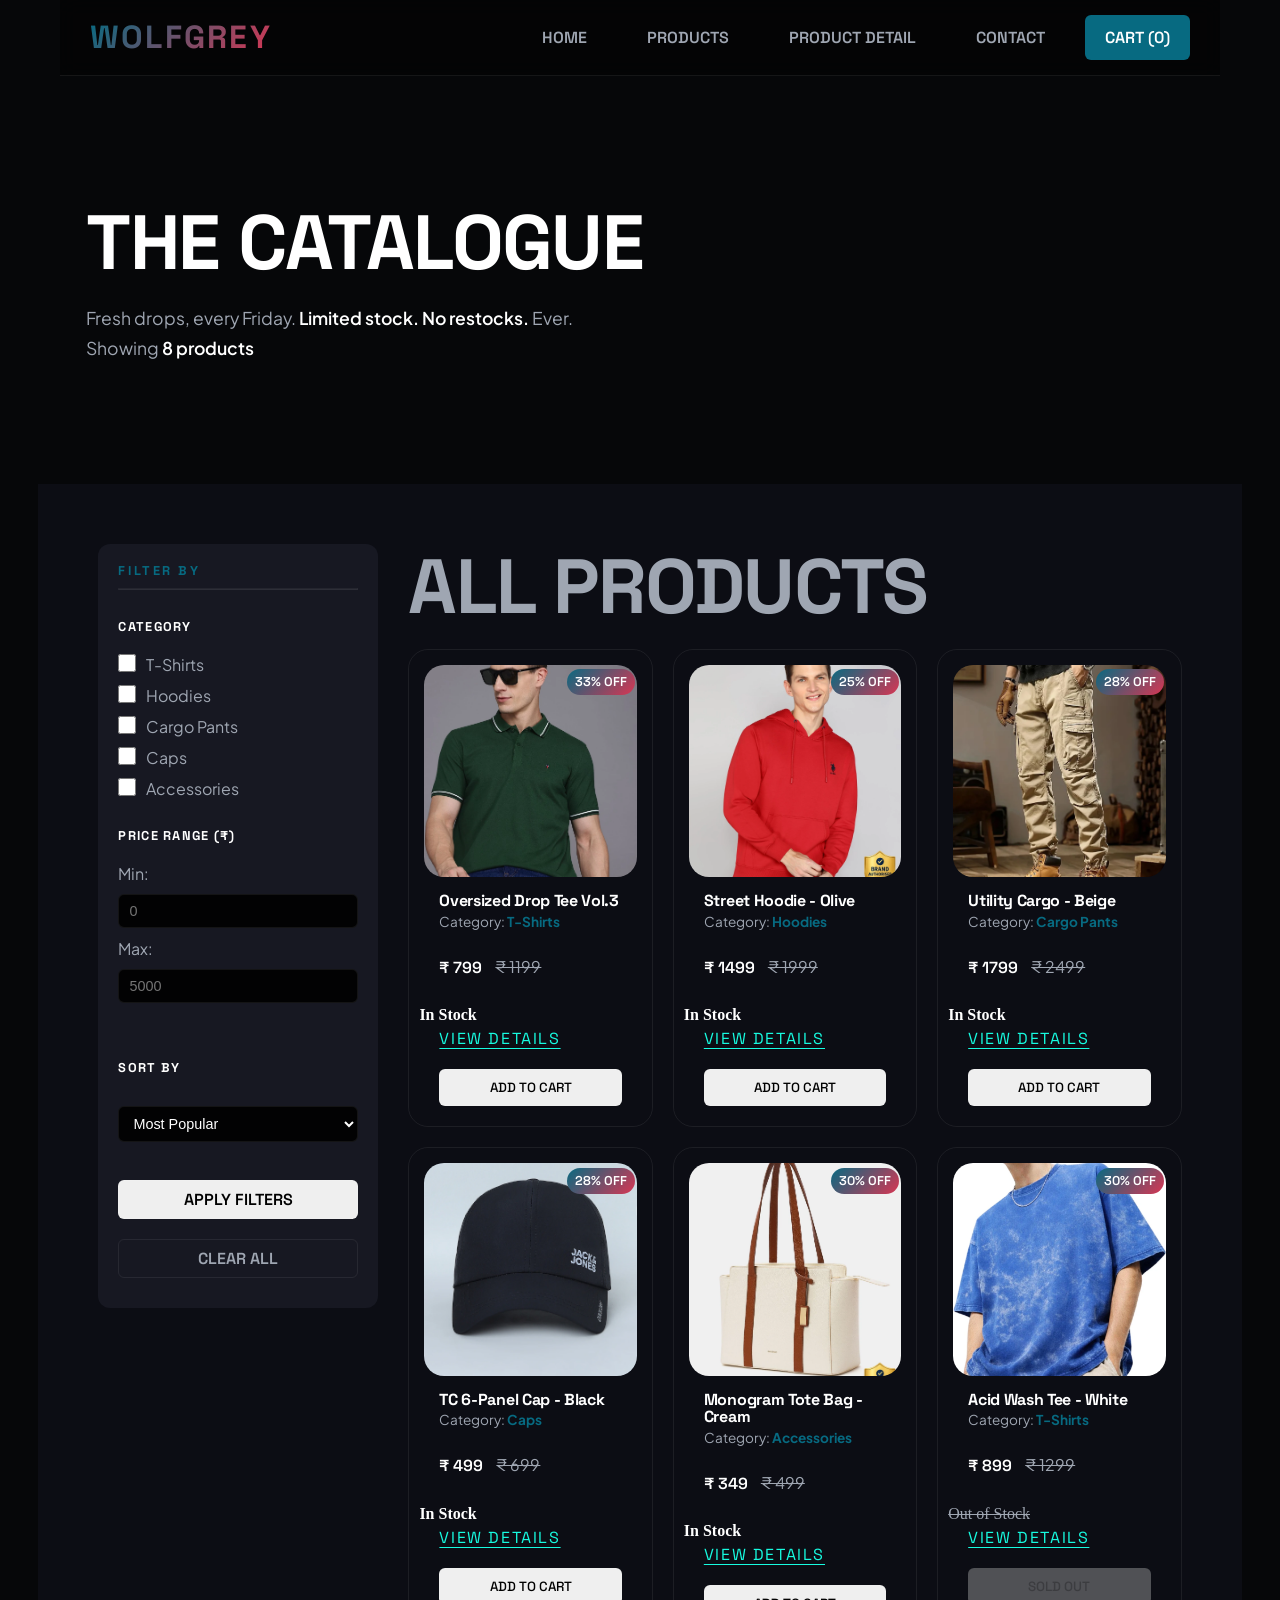
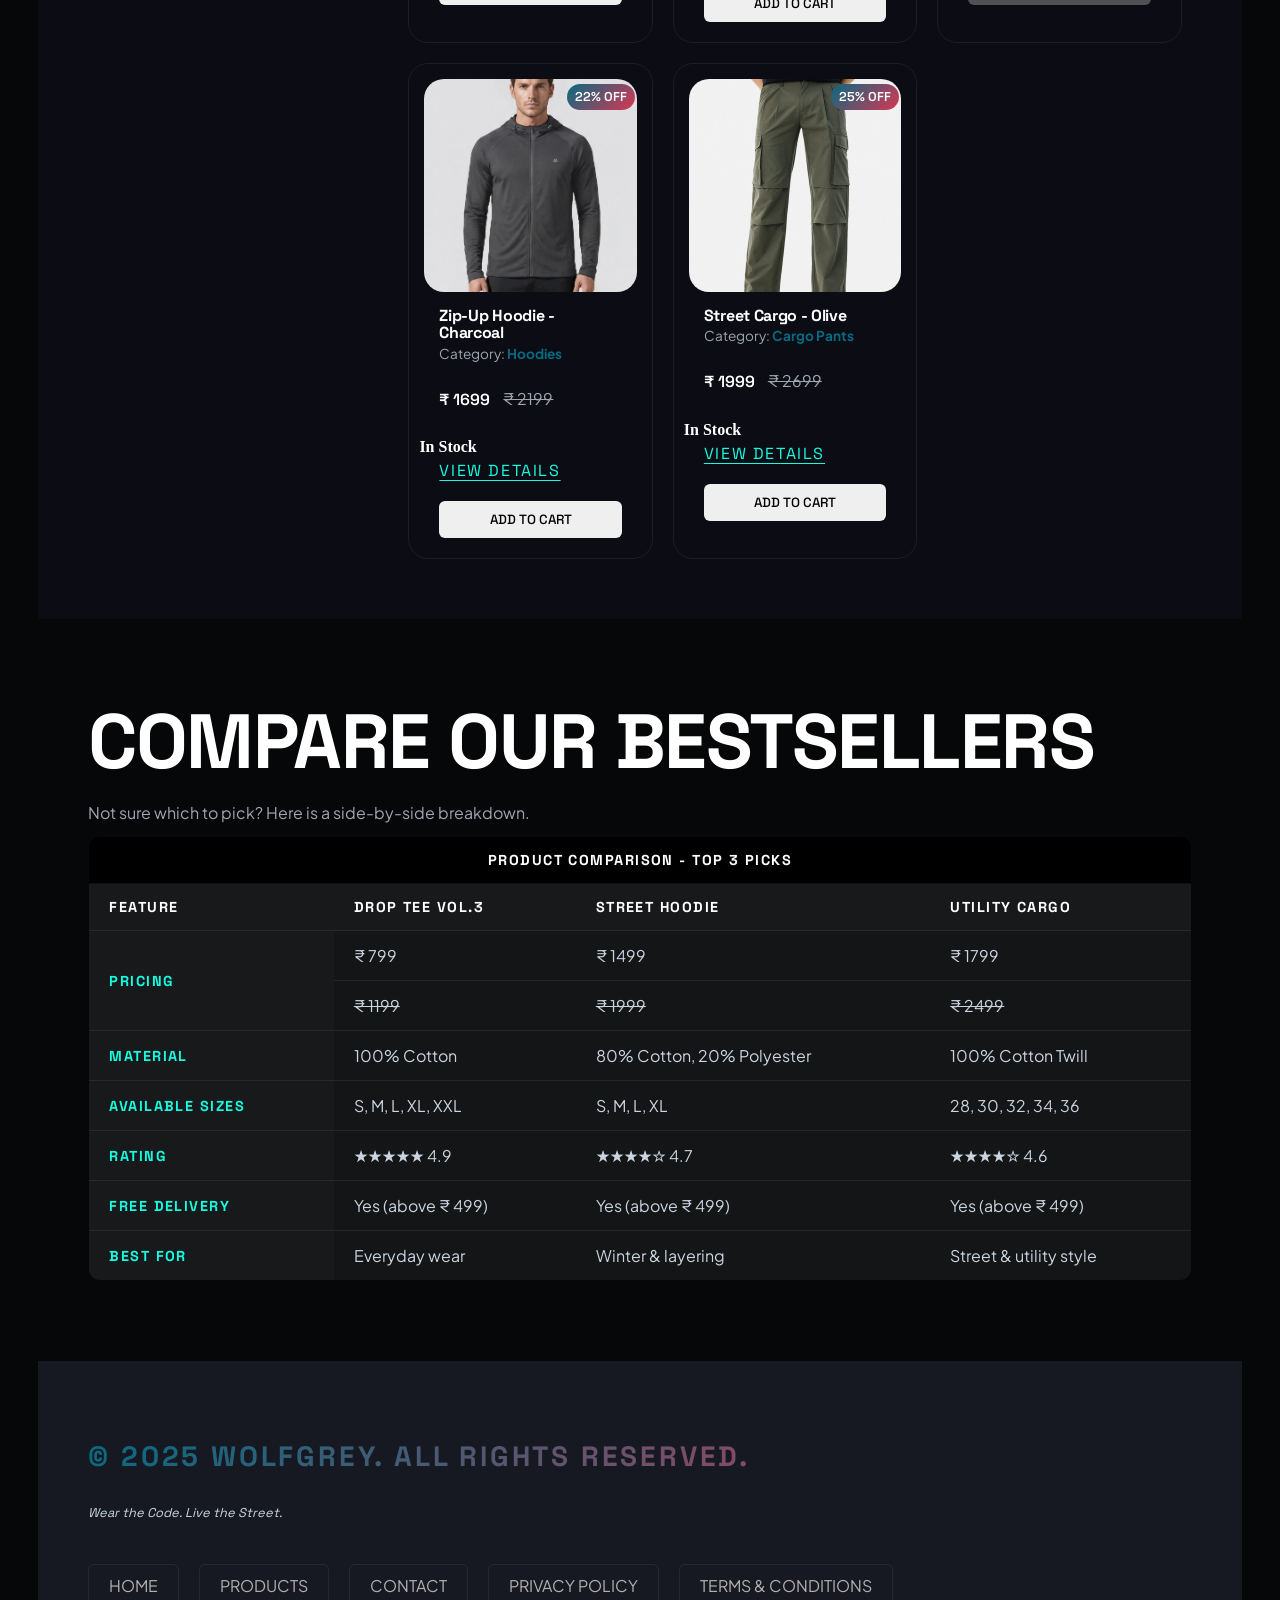
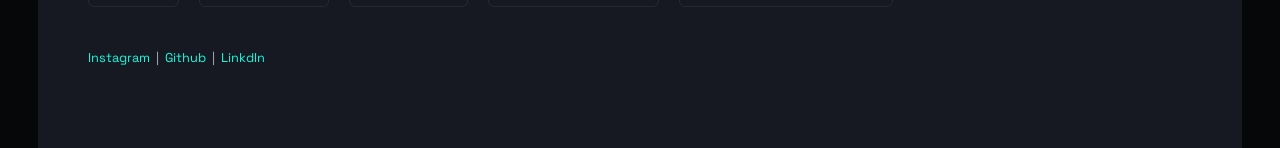
<file: products.html>
<!DOCTYPE html>
<html lang="en">

<head>
    <meta charset="UTF-8">
    <meta name="viewport" content="width=device-width, initial-scale=1.0">
    <title>Wolfgrey - The Catalogue</title>
    <style>
        table,
        tr,
        td,
        th {
            border: 1px solid black;
            border-collapse: collapse;
        }
    </style>

    <link rel="stylesheet" href="style.css">
</head>

<body>
    <header>
        <h1>Wolfgrey</h1>
        <nav>
            <ul>
                <li><a href="index.html">Home</a></li>
                <li><a href="products.html">Products</a></li>
                <li><a href="product.html">Product Detail</a></li>
                <li><a href="contact.html">Contact</a></li>
                <li><a href="#">Cart (0)</a></li>
            </ul>
        </nav>
    </header>


    <main>
        <section id="catalogue">
            <h2>The Catalogue</h2>
            <p>Fresh drops, every Friday. <strong>Limited stock. No restocks.</strong> Ever.</p>
            <p>Showing <strong>8 products</strong></p>
        </section>


        <div id="product-layout">
            <section id="sidebar">
                <h2>Filter By</h2>
                <hr>
                <h3>Category</h3>

                <ul>
                    <li>
                        <input type="checkbox" id="cat-tshirts" name="category" value="tshirts">
                        <label for="cat-tshirts">T-Shirts</label>
                    </li>
                    <li>
                        <input type="checkbox" id="cat-hoodies" name="category" value="hoodies">
                        <label for="cat-hoodies">Hoodies</label>
                    </li>
                    <li>
                        <input type="checkbox" id="cat-cargo" name="category" value="cargo">
                        <label for="cat-cargo">Cargo Pants</label>
                    </li>
                    <li>
                        <input type="checkbox" id="cat-caps" name="category" value="caps">
                        <label for="cat-caps">Caps</label>
                    </li>
                    <li>
                        <input type="checkbox" id="cat-accessories" name="category" value="accessories">
                        <label for="cat-accessories">Accessories</label>
                    </li>
                </ul>

                <h3>Price Range (&#8377;)</h3>

                <label for="price-min">Min:</label>
                <input type="number" id="price-min" name="price_min" placeholder="0" min="0">
                <br>
                <label for="price-max">Max:</label>
                <input type="number" id="price-max" name="price_max" placeholder="5000" min="0">
                <br><br>

                <h3>Sort By</h3>

                <select id="sort" name="sort">
                    <option value="popular">Most Popular</option>
                    <option value="price-low">Price: Low to High</option>
                    <option value="price-high">Price: High to Low</option>
                    <option value="newest">Newest First</option>
                </select>

                <br><br>

                <button type="button">Apply Filters</button>
                <button type="button">Clear All</button>
            </section>

            <section id="products">
                <h2>All Products</h2>
                <div class="grid">
                    <article>
                        <figure>
                            <img src="image/image.png" alt="Wolfgrey Oversized Drop Tee Vol.3 in Black">
                            <figcaption>Oversized Drop Tee Vol.3</figcaption>
                        </figure>
                        <h3>Oversized Drop Tee Vol.3</h3>
                        <p>Category: <span>T-Shirts</span></p>
                        <p><strong>&#8377; 799</strong> <s>&#8377; 1199</s></p>
                        <p> <mark>33% OFF</mark></p>
                        <p><strong>In Stock</strong></p>
                        <a href="product.html">View Details</a>
                        <button type="button">Add to Cart</button>
                    </article>

                    <article>
                        <figure>
                            <img src="image/image2.webp" alt="Wolfgrey Street Hoodie in Olive Green">
                            <figcaption>Street Hoodie - Olive</figcaption>
                        </figure>
                        <h3>Street Hoodie - Olive</h3>
                        <p>Category: <span>Hoodies</span></p>
                        <p><strong>&#8377; 1499</strong> <s>&#8377; 1999</s></p>
                        <p> <mark>25% OFF</mark></p>
                        <p><strong>In Stock</strong></p>
                        <a href="product.html">View Details</a>
                        <button type="button">Add to Cart</button>
                    </article>

                    <article>
                        <figure>
                            <img src="image/img3.webp" alt="Wolfgrey Utility Cargo Pants in Beige">
                            <figcaption>Utility Cargo - Beige</figcaption>
                        </figure>
                        <h3>Utility Cargo - Beige</h3>
                        <p>Category: <span>Cargo Pants</span></p>
                        <p><strong>&#8377; 1799</strong> <s>&#8377; 2499</s></p>
                        <p> <mark>28% OFF</mark></p>
                        <p><strong>In Stock</strong></p>
                        <a href="product.html">View Details</a>
                        <button type="button">Add to Cart</button>
                    </article>

                    <article>
                        <figure>
                            <img src="image/img4.webp" alt="Wolfgrey 6-Panel Cap in Black">
                            <figcaption>TC 6-Panel Cap - Black</figcaption>
                        </figure>
                        <h3>TC 6-Panel Cap - Black</h3>
                        <p>Category: <span>Caps</span></p>
                        <p><strong>&#8377; 499</strong> <s>&#8377; 699</s></p>
                        <p> <mark>28% OFF</mark></p>
                        <p><strong>In Stock</strong></p>
                        <a href="product.html">View Details</a>
                        <button type="button">Add to Cart</button>
                    </article>

                    <article>
                        <figure>
                            <img src="image/img5.webp" alt="Wolfgrey Monogram Tote Bag in Cream">
                            <figcaption>Monogram Tote Bag - Cream</figcaption>
                        </figure>
                        <h3>Monogram Tote Bag - Cream</h3>
                        <p>Category: <span>Accessories</span></p>
                        <p><strong>&#8377; 349</strong> <s>&#8377; 499</s> </p>
                        <p><mark>30% OFF</mark></p>
                        <p><strong>In Stock</strong></p>
                        <a href="product.html">View Details</a>
                        <button type="button">Add to Cart</button>
                    </article>

                    <article>
                        <figure>
                            <img src="image/img6.webp" alt="Wolfgrey Acid Wash Tee in White">
                            <figcaption>Acid Wash Tee - White</figcaption>
                        </figure>
                        <h3>Acid Wash Tee - White</h3>
                        <p>Category: <span>T-Shirts</span></p>
                        <p><strong>&#8377; 899</strong> <s>&#8377; 1299</s> </p>
                        <p><mark>30% OFF</mark></p>
                        <p><s>Out of Stock</s></p>
                        <a href="product.html">View Details</a>
                        <button type="button" disabled>Sold Out</button>
                    </article>

                    <article>
                        <figure>
                            <img src="image/img7.webp" alt="Wolfgrey Zip-Up Hoodie in Charcoal">
                            <figcaption>Zip-Up Hoodie - Charcoal</figcaption>
                        </figure>
                        <h3>Zip-Up Hoodie - Charcoal</h3>
                        <p>Category: <span>Hoodies</span></p>
                        <p><strong>&#8377; 1699</strong> <s>&#8377; 2199</s> </p>
                        <p><mark>22% OFF</mark></p>
                        <p><strong>In Stock</strong></p>
                        <a href="product.html">View Details</a>
                        <button type="button">Add to Cart</button>
                    </article>

                    <article>
                        <figure>
                            <img src="image/img8.webp" alt="Wolfgrey Street Cargo in Olive">
                            <figcaption>Street Cargo - Olive</figcaption>
                        </figure>
                        <h3>Street Cargo - Olive</h3>
                        <p>Category: <span>Cargo Pants</span></p>
                        <p><strong>&#8377; 1999</strong> <s>&#8377; 2699</s></p>
                        <p> <mark>25% OFF</mark></p>
                        <p><strong>In Stock</strong></p>
                        <a href="product.html">View Details</a>
                        <button type="button">Add to Cart</button>
                    </article>
                </div>
            </section>
        </div>



        <section class="best-sellers compare-best-sellers">
            <h2>Compare Our Bestsellers</h2>
            <p>Not sure which to pick? Here is a side-by-side breakdown.</p>
            <div class="table-scroll">
                <table>
                    <tr>
                        <th colspan="4">Product Comparison - Top 3 Picks</th>
                    </tr>
                    <tr>
                        <th>Feature</th>
                        <th>Drop Tee Vol.3</th>
                        <th>Street Hoodie</th>
                        <th>Utility Cargo</th>
                    </tr>
                    <tr>
                        <th rowspan="2">Pricing</th>
                        <td>&#8377; 799</td>
                        <td>&#8377; 1499</td>
                        <td>&#8377; 1799</td>
                    </tr>
                    <tr>
                        <td><s>&#8377; 1199</s></td>
                        <td><s>&#8377; 1999</s></td>
                        <td><s>&#8377; 2499</s></td>
                    </tr>
                    <tr>
                        <th>Material</th>
                        <td>100% Cotton</td>
                        <td>80% Cotton, 20% Polyester</td>
                        <td>100% Cotton Twill</td>
                    </tr>
                    <tr>
                        <th>Available Sizes</th>
                        <td>S, M, L, XL, XXL</td>
                        <td>S, M, L, XL</td>
                        <td>28, 30, 32, 34, 36</td>
                    </tr>
                    <tr>
                        <th>Rating</th>
                        <td>&#9733;&#9733;&#9733;&#9733;&#9733; 4.9</td>
                        <td>&#9733;&#9733;&#9733;&#9733;&#9734; 4.7</td>
                        <td>&#9733;&#9733;&#9733;&#9733;&#9734; 4.6</td>
                    </tr>
                    <tr>
                        <th>Free Delivery</th>
                        <td>Yes (above &#8377; 499)</td>
                        <td>Yes (above &#8377; 499)</td>
                        <td>Yes (above &#8377; 499)</td>
                    </tr>
                    <tr>
                        <th>Best For</th>
                        <td>Everyday wear</td>
                        <td>Winter &amp; layering</td>
                        <td>Street &amp; utility style</td>
                    </tr>
                </table>
            </div>
        </section>
    </main>

    <footer id="footer">
        <h3>&copy; 2025 Wolfgrey. All rights reserved.</h3>
        <p><em>Wear the Code. Live the Street.</em></p>
        <nav>
            <ul>
                <li><a href="index.html">Home</a></li>
                <li><a href="products.html">Products</a></li>
                <li><a href="contact.html">Contact</a></li>
                <li><a href="#">Privacy Policy</a></li>
                <li><a href="#">Terms &amp; Conditions</a></li>
            </ul>
        </nav>

        <p>
            <a href="https://www.instagram.com/why_suyash_" target="_blank">Instagram</a>
            &nbsp;|&nbsp;
           <a href="https://github.com/Suyashmishra6007" target="_blank">Github</a>
            &nbsp;|&nbsp;
           <a href="https://www.linkedin.com/in/suyash-mishra-aa597139b/" target="_blank">LinkdIn</a>
        </p>
    </footer>
</body>

</html>
</file>
<file: style.css>
@import url('https://fonts.googleapis.com/css2?family=Plus+Jakarta+Sans:wght@300;400;500;600;700;800&family=Space+Grotesk:wght@400;500;600;700;800&display=swap');


* {
    padding: 0;
    margin: 0;
    box-sizing: border-box;
}

:root {
    /* Brand Theme Colors */
    --color-primary: #076a81;
    --color-primary-glow: rgba(168, 85, 247, 0.25);
    --color-secondary: #d83653;
    --color-secondary-glow: rgba(236, 72, 153, 0.25);
    --color-accent: #17fbe0;


    /* Base & Layout Backgrounds */
    --color-bg-base: #060709;
    --color-bg-section: #0c0d14;
    --color-bg-footer: #161922;
    --color-surface: #11131a;
    --color-surface-muted: #1e212f;


    /* Borders */
    --color-border: rgba(255, 255, 255, 0.07);


    /* Typography Text Colors */
    --white: #ffffff;
    --color-text-body: #cbd5e1;
    --color-text-muted: #9fa6b2;
    --font-display: 'Space Grotesk', sans-serif;
    --font-body: 'Plus Jakarta Sans', sans-serif;
    --radius-sm: 6px;
    --radius-md: 12px;
    --radius-lg: 20px;
    --shadow-sm: 0 4px 12px rgba(0, 0, 0, 0.5);
    --shadow-md: 0 12px 36px rgba(0, 0, 0, 0.7);
    --shadow-lg: 0 24px 64px rgba(0, 0, 0, 0.9);
    --gradient-accent: linear-gradient(135deg, var(--color-primary) 0%, var(--color-secondary) 100%);
    --gradient-secondary: linear-gradient(135deg, var(--color-accent) 0%, #3b82f6 100%);
}

html {
    font-size: 16px;
}

h1,
h2,
h3,
h4,
h5,
h6 {
    font-family: var(--font-display);
    font-weight: 700;
    line-height: 1.1;
    letter-spacing: -0.02em;
    color: var(--white);
}


h1 {
    font-size: clamp(2.4rem, 6vw, 5rem);
}

h2 {
    /* font-size: clamp(1.8rem, 4vw, 3rem); */
    font-size: clamp(2rem, 6vw, 5rem);
}

h3 {
    font-size: clamp(1.2rem, 2.5vw, 1.75rem);
}

h4 {
    font-size: 1.125rem;
    font-weight: 600;
}

p {
    font-size: 1rem;
    line-height: 1.7;
    color: var(--color-text-muted);
}


small {
    font-size: 0.8rem;
    color: var(--color-text-muted);
}

strong {
    color: var(--white);
    font-weight: 600;
}

em {
    color: var(--color-text-body);
}

ul {
    list-style: none;
}

a {
    /* color: inherit; */
    color: rgb(180, 175, 175);
    text-decoration: none;
}


body {
    background-color: var(--color-bg-base);
    /* padding: 0 50px; */
    padding-left: clamp(20px, 3vw, 40px);
    padding-right: clamp(20px, 3vw, 40px);
    /* padding: 0 clamp(20px, 3vw, 40px) 0 clamp(20px, 3vw, 40px); */
    opacity: 1;
    overflow-x: hidden;
}

header {
    position: fixed;
    background-color: rgba(4, 4, 4, 0.604);
    backdrop-filter: blur(10px);
    -webkit-backdrop-filter: blur(10px);
    display: flex;
    /* flex-direction: column; */
    left: 60px;
    right: 60px;
    border-bottom: 1px solid var(--color-border);
    justify-content: space-between;
    align-items: center;
    padding: 20px 30px;
    text-transform: uppercase;
    z-index: 10;
    /* flex-wrap: wrap; */

}

header nav ul {
    display: flex;
    gap: 20px;
    flex-wrap: wrap;
    justify-content: center;
}

header h1 {
    font-size: 2rem;
    letter-spacing: 0.07em;
    background: var(--gradient-accent);
    background-clip: text;
    -webkit-background-clip: text;
    color: transparent;
    -webkit-text-fill-color: transparent;
}


header nav a {
    /* display: inline-block; */
    font-family: var(--font-display);
    color: var(--color-text-muted);
    padding: 12px 20px;
    border-radius: var(--radius-sm);
    font-weight: 600;
    text-wrap: nowrap;
}

header nav a:hover {
    background-color: rgba(32, 31, 31, 0.605);
    color: var(--white);
}

header nav li:last-child a {
    background-color: var(--color-primary);
    color: var(--white);
}

header nav li:last-child a:hover {
    background-color: var(--color-secondary);
}

main {
    /* padding-top: 80px; */
    padding-top: 80px;
}

#hero {
    min-height: 90vh;
    display: flex;
    justify-content: space-between;
    align-items: center;
    padding: 50px 40px;
    gap: 30px;
    overflow: hidden;
}

.left-hero {
    display: flex;
    flex-direction: column;
    gap: 10px;
    max-width: 690px;
}

.left-hero h2 {
    /* font-size: 5rem; */
    /* font-size: clamp(2rem, 6vw, 5rem); */
    text-transform: uppercase;
}

#gradient-text {
    background: var(--gradient-accent);
    background-clip: text;
    -webkit-background-clip: text;
    color: transparent;
    -webkit-text-fill-color: transparent;
}

#hero p {
    /* font-size: 1.4rem; */
    font-size: clamp(1rem, 1vw, 1.8rem);
    font-family: var(--font-body);
}

#cta {
    display: flex;
    gap: 20px;
    margin-top: 20px;
}

#cta a {
    padding: 15px 30px;
    border-radius: var(--radius-sm);
    text-transform: uppercase;
    font-family: var(--font-display);
    font-weight: 700px;
    color: var(--white);
}

.btn1 {
    background: var(--gradient-accent);
    display: flex;
    justify-content: center;
    align-items: center;

}

.btn1:hover {
    /* background-color: var(--color-primary); */
    box-shadow: 0 8px 20px rgba(223, 71, 190, 0.506);
    background: linear-gradient(135deg, #a54ef7 0%, #f2459b 100%);
}

.btn2 {
    border: 2px solid rgba(104, 104, 104, 0.926);
}

.btn2:hover {
    background-color: rgba(255, 255, 255, 0.07);
    border-color: var(--white);
}

.right-hero {
    flex: 1;
    display: flex;
    justify-content: center;
    align-items: center;
    height: 500px;

    min-width: 220px;
    position: relative;
    object-fit: cover;
}

.right-hero-image {
    max-width: 320px;
    height: auto;
    border-radius: var(--radius-lg);
    aspect-ratio: 3/4;
    z-index: 1;
    box-shadow: var(--shadow-md);
    animation: figure-animate 3s infinite alternate;
    border-radius: var(--radius-md);
    overflow: hidden;
}

.right-hero-image img {
    max-width: 100%;
    height: auto;
    display: block;
}

@keyframes figure-animate {

    0% {
        transform: translateY(0);
    }

    100% {

        transform: translateY(-20px);
    }

}

.right-hero img:hover {
    border: 1px solid var(--color-primary);
    box-shadow: var(--shadow-lg);
}

.glow {
    width: 400px;
    height: 400px;
    border-radius: 50%;
    position: absolute;
    filter: blur(100px);
    /* opacity: .5; */

    animation: orb-animate 6s infinite 1s alternate;

}

@keyframes orb-animate {

    0% {
        opacity: 0.3;
    }

    100% {
        opacity: 0.9;
    }

}

.orb1 {
    top: 0%;
    left: 10%;
    background-color: var(--color-primary);
}

.orb2 {
    bottom: 0%;
    right: 10%;
    background-color: var(--color-secondary);
}

#week-drop {
    background-color: #0C0D14;
    padding: 80px 60px;
}

#week-drop h2 {
    text-transform: uppercase;
}

#week-drop>p {
    margin: 15px 0;
    font-family: var(--font-body);
}

.cards {
    display: flex;
    flex-wrap: wrap;
    gap: 20px;
    margin-top: 40px;
}

.cards article,
.grid article {
    flex: 1 1 260px;
    display: flex;
    flex-direction: column;
    padding: 10px;
    border-radius: var(--radius-lg);
    overflow: hidden;
    border: 1px solid var(--color-border);
    transition: all 0.5s linear 0s;
}

figure {
    /* position: relative; */
    overflow: hidden;
    aspect-ratio: 3/4;
    padding: 5px;
    border-radius: var(--radius-lg);
    overflow: hidden;
}

.grid article figure {
    aspect-ratio: 4/4;
}

figcaption {
    display: none;
}

figure img {
    width: 100%;
    height: 100%;
    object-fit: cover;
    border-radius: var(--radius-lg);
    transition: all 0.5s linear 0s;
}



article {
    position: relative;
    /* transition: all 0.5s linear 0s; */
}

article h3 {
    padding: 10px 20px 0;
    font-size: 1rem;
}

article p:first-of-type {
    padding: 0 20px;
    font-family: var(--font-body);
    font-size: 0.85rem;

}

article p span {
    color: var(--color-primary);
    font-weight: 700;
}

article p:nth-of-type(2) {
    padding: 20px 20px;
    font-family: var(--font-body);
}

article p:nth-of-type(2) strong {
    font-family: var(--font-display);
}

article p:nth-of-type(2) s {
    margin-left: 10px;
}


article p:nth-of-type(3) mark {
    background: var(--gradient-accent);
    padding: 2px 8px;
    border-radius: var(--radius-lg);
    color: var(--white);
    font-family: var(--font-display);
    font-weight: 600;
    position: absolute;
    top: 4%;
    right: 7%;
    font-size: 0.8rem;
}

article>a {
    color: var(--color-accent);
    text-decoration: underline;
    text-transform: uppercase;
    letter-spacing: 0.1em;
    font-family: var(--font-display);
    text-underline-offset: 4px;
    padding: 0px 20px 10px;
}

article>a:hover {

    color: var(--color-secondary)
}

article>button {
    margin: 10px 20px;
    padding: 10px 20px;
    border-radius: var(--radius-sm);
    border: none;
    text-transform: uppercase;
    font-family: var(--font-display);
    font-weight: 500;
}

article>button:hover {
    color: var(--white);
    background-color: var(--color-primary);
    cursor: pointer;
}

article:hover {
    border: 1px solid var(--color-primary);
    box-shadow: 0 10px 10px var(--color-primary-glow);
    transform: translateY(-10px);

}

article:hover>figure img {
    transform: scale(1.1);
}


.best-sellers {
    padding: 80px 50px;
}

.best-sellers h2 {
    text-transform: uppercase;
    margin-bottom: 15px;

}

.best-sellers table {

    width: 100%;
    /* border: 1px solid wheat; */
    border-radius: var(--radius-md);
    overflow: hidden;
    border-collapse: collapse;
}

th[colspan="5"] {
    background: var(--gradient-accent);
    padding: 14px 20px;
    font-family: var(--font-display);
    letter-spacing: 0.1em;
    text-transform: uppercase;
    font-size: 1.1rem;
    text-align: center;
    color: white;

}

th {
    padding: 14px 20px;
    text-align: left;
    background-color: rgba(255, 255, 255, 0.07);
    font-family: var(--font-display);
    text-transform: uppercase;
    color: var(--color-text-muted);
    letter-spacing: 0.1em;
    font-size: 0.9rem;
}

td {
    padding: 14px 20px;
    font-family: var(--font-body);
    color: var(--color-text-body);
    background-color: rgba(30, 30, 30, 0.605);
    border-top: 1px solid var(--color-border);
}

tr:hover>td {
    background-color: rgba(255, 255, 255, 0.07);
}

#best-sellers-month tr:hover td:first-child {
    color: var(--color-secondary);
}

#why-Wolfgrey {
    padding: 80px 50px;
    color: white;
}


#why-Wolfgrey h2 {
    text-transform: uppercase;
    margin-bottom: 6px;
}

#why-Wolfgrey p {
    font-family: var(--font-body);
    margin-bottom: 5px;
}

#why-Wolfgrey ul {
    display: flex;
    flex-wrap: wrap;
    gap: 20px;
    margin: 50px 0;
}

#why-Wolfgrey ul li {
    flex: 1 1 240px;
    background-color: var(--color-surface);
    padding: 24px;
    border-radius: var(--radius-md);
    border: 1px solid var(--color-border);
    border-left: 4px solid var(--color-accent);
    font-family: var(--font-body);
    color: var(--color-text-muted);
    font-size: 0.9rem;
}

#why-Wolfgrey ul li:hover {
    border-left: 4px solid var(--color-primary);
}

#why-Wolfgrey ul li strong {
    display: block;
    font-family: var(--font-display);
    margin-bottom: 10px;
    font-size: 1.2rem;
}


#why-Wolfgrey dl {
    margin: 10px;
    border-top: 1px solid var(--color-border);
    display: flex;
    flex-wrap: wrap;
    padding: 30px 0;
    gap: 10px;
}

#why-Wolfgrey dl section {
    flex: 1 1 270px;
    border: 1px solid var(--color-border);
    padding: 24px;
    border-radius: var(--radius-md);
}

#why-Wolfgrey dl section:hover {
    background-color: rgba(255, 255, 255, 0.07);
    border: 1px solid var(--color-primary);
}

#why-Wolfgrey dl dt {
    color: var(--color-accent);
    font-family: var(--font-display);
    margin-bottom: 10px;
    text-transform: uppercase;
}

#why-Wolfgrey dl dd {
    font-family: var(--font-body);
    color: var(--color-text-muted);
    font-size: 0.9rem;
}

#get-early {
    background-color: var(--color-surface);
    text-align: center;
    padding: 120px 30px;
}

#get-early h2 {
    text-transform: uppercase;
    padding: 15px 0;
}

#get-early p {
    font-family: var(--font-body);
    padding: 20px 0;
    font-size: 1.1rem;
    max-width: 520px;
    margin: auto;
}

/* #get-early  form label{
    display: none;
} */

#get-early form {
    display: flex;
    /* justify-content: center; */
    margin: auto;
    border: 1px solid var(--color-border);
    border-radius: var(--radius-sm);
    max-width: 520px;
    overflow: hidden;
}


#get-early input[type="email"] {
    flex: 1;
    padding: 14px 30px;
    background: transparent;
    border: none;
    outline: none;
    color: white;
    font-family: var(--font-body);
    font-size: 1.2rem;
    background-color: rgba(50, 50, 50, 0.305);
}

#get-early input[type="email"]::placeholder {
    font-size: 1.2rem;
}

#get-early form button {
    font-family: var(--font-display);
    letter-spacing: .2em;
    background: var(--gradient-accent);
    text-transform: uppercase;
    padding: 14px 30px;
    border: none;
    color: white;
    font-weight: 700;
}

#get-early small {
    font-family: var(--font-body);
}

#footer {
    background-color: var(--color-bg-footer);
    padding: 80px 50px;

}

#footer {
    background-color: var(--color-bg-footer);
    padding: 80px 50px;

}

#footer h3 {

    text-transform: uppercase;
    background: var(--gradient-accent);
    background-clip: text;
    -webkit-background-clip: text;
    color: transparent;
    -webkit-text-fill-color: transparent;

    letter-spacing: .1em;

    margin-bottom: 10px;

}

#footer p {
    font-size: 1.2rem;
    font-family: var(--font-display);
}

#footer nav ul {
    display: flex;
    gap: 20px;
    margin: 40px 0;
    flex-wrap: wrap;
}

#footer nav ul li {
    border: 1px solid var(--color-border);
    border-radius: var(--radius-sm);
    padding: 10px 20px;
    text-transform: uppercase;
    font-family: var(--font-body);
}

#footer nav ul li:hover {
    border: 1px solid var(--color-primary);
}

#footer p {
    margin-top: 30px;
    font-size: .8rem;
}

#footer p a {
    color: var(--color-accent);
}

#footer p a:hover {
    color: var(--color-secondary);
}


/* products.html */

#catalogue {
    padding: 120px 48px;
}

#catalogue h2 {
    text-transform: uppercase;
    /* font-size: 4rem; */
    padding-bottom: 20px;
}

#catalogue p {

    font-family: var(--font-body);
    font-size: 1.1rem;
}

#product-layout {
    /* sidebar + products (heading + grid) */
    display: grid;
    grid-template-columns: 280px 1fr;
    gap: 30px;
    background-color: var(--color-bg-section);
    padding: 60px;
    position: relative;
    align-items: start;
}

#sidebar {
    background-color: #171822;
    border-radius: var(--radius-md);
    padding: 20px;
    position: sticky;
    top: 100px;
    height: auto;
}

#sidebar h2 {
    text-transform: uppercase;
    color: var(--color-primary);
    font-size: 0.8rem;
    letter-spacing: .2em;
    /* text-decoration: underline;

    text-underline-offset: 5px; */
    padding-bottom: 10px;

}

#sidebar hr {
    opacity: 0.1;
    height: 0.5px;

}

#sidebar h3 {

    padding-top: 30px;
    padding-bottom: 20px;
    text-transform: uppercase;
    font-size: 0.8rem;
    letter-spacing: .1em;

}

#sidebar ul {
    display: flex;
    flex-direction: column;
    gap: 10px;
    color: var(--color-text-muted);
    font-family: var(--font-body);
}


#sidebar ul li {
    display: flex;
    gap: 10px;

}


#sidebar input[type="checkbox"] {
    /* background: transparent; */
    accent-color: var(--color-primary);
    width: 18px;
    height: 18px;
    cursor: pointer;
}

#sidebar label {
    cursor: pointer;
    color: var(--color-text-muted);
    font-family: var(--font-body);
}


#sidebar input[type="number"] {
    width: 100%;
    margin: 10px 0;
    padding: 8px 10px;
    background-color: rgba(0, 0, 0, 0.9);
    border: 1px solid var(--color-border);
    border-radius: var(--radius-sm);
    outline: none;
    color: white;
    font-size: 0.9rem;

}

#sidebar input[type="number"]:focus {
    border-color: var(--color-primary);
}

#sidebar select {
    width: 100%;
    margin: 10px 0;
    padding: 8px 10px;
    background-color: rgba(0, 0, 0, 0.9);
    border: 1px solid var(--color-border);
    border-radius: var(--radius-sm);
    outline: none;
    color: white;
    font-size: 0.9rem;
}


#sidebar button {
    width: 100%;
    margin: 10px 0;
    padding: 8px 10px;
    border: 1px solid var(--color-border);
    font-size: 1rem;
    font-family: var(--font-display);
    text-transform: uppercase;
    border-radius: var(--radius-sm);
    font-weight: 600;
    cursor: pointer;
}

#sidebar button:nth-of-type(2) {
    background-color: transparent;
    color: var(--color-text-muted);
}

#products h2 {
    text-transform: uppercase;
    color: var(--color-text-muted);
    /* font-size: 1.3rem; */
    padding-bottom: 20px;
}

.grid {
    display: grid;
    grid-template-columns: repeat(auto-fill, minmax(240px, 1fr));
    gap: 20px;
}

.compare-best-sellers p {
    font-size: 1rem;
    font-family: var(--font-body);
    margin-bottom: 10px;
}

.compare-best-sellers table tr:first-child th {
    background-color: black;
    text-align: center;
    color: var(--white);
}

.compare-best-sellers table tr th,
.compare-best-sellers table tr td {
    border: none;
    /* border-collapse: collapse; */
}

.compare-best-sellers table tr:nth-of-type(2) th {
    color: var(--white);
}

.compare-best-sellers table tr th {
    color: var(--color-accent);
}

.compare-best-sellers table tr {
    border: 1px solid var(--color-border);
}

/* product.html */

nav[aria-label="breadcrumb"] {
    display: inline-block;
    padding: 15px 30px;
    color: var(--color-text-muted);
    font-family: var(--font-body);
    font-size: .8rem;
}

nav[aria-label="breadcrumb"] a {
    display: inline-block;
    padding: 0 3px;
    color: var(--color-primary);
}

nav[aria-label="breadcrumb"] a:hover {
    color: var(--color-secondary);
}

#product-detail {
    display: flex;
    padding: 40px 30px;
    flex-wrap: wrap;
    justify-content: center;
    gap: 40px;

}

#product-detail figure {
    flex: 0 0 50%;
}

#product-detail div {
    flex: 1;
}

.product-detail-left h2 {
    text-transform: uppercase;
    margin-bottom: 20px;
}

.product-detail-left p {
    font-family: var(--font-body);
    font-size: 1.05rem;
    margin-bottom: 40px;
}

.product-detail-left mark {
    background: var(--gradient-accent);
    padding: 8px 16px;
    border-radius: var(--radius-lg);
    color: var(--white);
    font-family: var(--font-display);
    font-weight: 600;
    top: 4%;
    right: 7%;
    font-size: 0.8rem;
}

.product-detail-left p:nth-of-type(2) {
    display: flex;
    align-items: center;
    gap: 15px;
    margin-bottom: 10px;

}

.product-detail-left p:nth-of-type(2) strong {
    font-size: 2.5rem;
    font-family: var(--font-display);

}

.product-detail-left label {
    display: block;
    color: white;
    text-transform: uppercase;
    font-family: var(--font-display);
    letter-spacing: 0.1em;
    font-size: 0.9rem;
}

.product-detail-left input[type="number"],
.product-detail-left select {

    background-color: rgba(255, 255, 255, 0.07);
    border: 1px solid var(--color-border);
    outline: none;
    padding: 10px 20px;
    margin: 10px 0;
    width: 100%;
    max-width: 300px;
    color: white;
    border-radius: var(--radius-sm);

}
.product-detail-left option{
     background-color: rgb(15, 14, 14);
}

.product-detail-left input[type="number"]:focus,
.product-detail-left select:focus {

    border-color: var(--color-primary);

}


.product-detail-left a {
    margin-left: 10px;
    font-family: var(--font-body);
    text-decoration: underline;
    color: var(--color-accent);
    font-size: 0.9rem;
    text-underline-offset: 4px;
}

.product-detail-btns {
    display: flex;
    gap: 10px;

}

.product-detail-btns button {
    flex: 1;
    padding: 10px;
    font-size: 1.1rem;
    text-transform: uppercase;
    font-family: var(--font-display);
    border: none;
    border-radius: var(--radius-sm);
    color: white;
    font-weight: 500;
}

.product-detail-btns button:first-child {
    flex: 1.5;
    background: var(--gradient-accent);
}

.product-detail-btns button:nth-of-type(2) {
    background-color: transparent;
    border: 1px solid white;
}

.product-detail-btns button:nth-of-type(2):hover {
    background-color: white;
    color: black;
}

.product-detail-left ul {
    color: white;
    display: flex;
    flex-direction: column;
    gap: 10px;
    padding: 30px;
    border: 1px solid var(--color-border);
    border-left: 3px solid var(--color-accent);
    background-color: var(--color-surface);
    border-radius: var(--radius-md);
}

.product-detail-left ul li {
    color: var(--color-text-muted);
    font-family: var(--font-body);
}


#size-chart {
    padding: 70px;
    background-color: var(--color-bg-section);
}

#size-chart h2 {
    text-transform: uppercase;
    margin: 10px 0;
}

#size-chart p {
    font-family: var(--font-body);
}

#size-chart caption {
    color: var(--color-text-muted);
    margin-top: 30px;
    margin-bottom: 10px;
    font-family: var(--font-body);
    font-size: 0.9rem;
}

#size-chart table tr:first-child th {
    background-color: black;
    color: white;
    text-align: center;
}

#size-chart table tr:nth-of-type(2) th {
    color: white;
}


#size-chart table tr th,
#size-chart table tr td {
    background-color: #11141B;
}

#size-chart table tr:hover th,
#size-chart table tr:hover td {
    background-color: #11141b81;
}

#product-details {
    color: white;
    padding: 80px 40px;

}

#product-details dl {
    display: flex;
    flex-direction: column;
    gap: 10px;
    flex-wrap: wrap;
}

#product-details dl div {
    display: flex;
    border-top: 1px solid var(--color-border);
    width: 100%;
    max-width: 800px;
    gap: 10px;
    padding: 8px 0;
    margin-top: 10px;
    align-items: center;
    flex-wrap: wrap;
}

#product-details dl div dt {
    flex: 1 1 100px;
    color: var(--color-text-muted);
    font-family: var(--font-display);
}

#product-details dl div dd {
    flex: 2;
    font-family: var(--font-body);
}

.customer-reviews {
    background-color: var(--color-bg-section);
    padding: 80px 40px;
}

.customer-reviews h2 {
    text-transform: uppercase;
    padding: 10px 0;
}

.customer-reviews p {
    font-family: var(--font-body);
    color: white;
    font-size: 1.1rem;
}

.customer-reviews-details {
    display: flex;
    gap: 20px;
    margin: 20px 0;
    flex-wrap: wrap;
}

.customer-reviews-details article {
    flex: 1;
    border-radius: var(--radius-sm);
    border: 1px solid var(--color-border);
    background-color: var(--color-surface);
    padding: 30px;
}


.customer-reviews-details article p:first-of-type {
    color: #F59E0D;
}

.might-also-like {
    padding: 40px 30px;
}

.might-also-like h3 {
    padding: 30px 0;
}


.also-like-items {
    display: flex;
    gap: 20px;
    flex-wrap: wrap;
}

.also-like-items article {
    flex: 1;
    border: 1px solid var(--color-border);
    padding: 10px;
    border-radius: var(--radius-lg);
    background-color: var(--color-surface);
}

.also-like-items article figure {
    aspect-ratio: 1;
}



/* contact.html page */

.get-in-touch {
    padding: 140px 70px;
}

.get-in-touch h2 {
    /* font-size: 4.5rem; */
    text-transform: uppercase;
}

.get-in-touch p {
    padding-top: 10px;
    font-family: var(--font-body);
}

.details {
    background-color: var(--color-bg-section);
    display: flex;
    padding: 100px 70px;
    gap: 70px;
    align-items: flex-start;
}

.send-us-message {
    flex: 1;
    padding-top: 80px;
}

.our-details {
    flex: 0 0 360px;
}

.send-us-message h2,
.our-details h2 {
    /* font-size: 1.5rem; */
    text-transform: uppercase;
}

.send-us-message fieldset {
    background-color: var(--color-surface);
    border-radius: var(--radius-md);
    border: 1px solid var(--color-border);
    margin-top: 20px;
    padding: 30px;
}

.send-us-message legend {
    color: var(--color-primary);
    text-transform: uppercase;
    font-family: var(--font-display);
    font-weight: 500;
    font-size: 0.8rem;
}

.send-us-message label {
    display: block;
    color: var(--white);
    text-transform: uppercase;
    font-family: var(--font-display);
    font-size: 0.8rem;
    padding: 20px 0 10px;
}

.send-us-message input[type="email"],
.send-us-message input[type="text"],
.send-us-message input[type="tel"],
.send-us-message select,
.send-us-message textarea {
    width: 100%;
    border-radius: var(--radius-sm);
    border: 1px solid var(--color-border);
    background-color: rgba(0, 0, 0, 0.5);
    padding: 20px 10px;
    font-size: 0.9rem;
    color: white;
    outline: none;
}

.send-us-message input:focus,
.send-us-message select:focus,
.send-us-message textarea:focus {
    border-color: var(--color-primary);
}

.send-us-message small {
    display: block;
    font-family: var(--font-body);
    padding-top: 5px;
}

.consent {
    display: flex;
    align-items: center;
    gap: 10px;
    margin: 20px 0;
}

.consent input {
    width: 20px;
    height: 20px;
    accent-color: var(--color-primary);
}

.consent label {
    padding: 0;
}

.send-us-message input::placeholder,
.send-us-message select::placeholder,
.send-us-message textarea::placeholder {
    font-family: var(--font-body);
}

.contact-btns {
    display: flex;
    margin: 40px 0;
    gap: 10px;
}

.contact-btns button {
    padding: 10px 20px;
    border-radius: var(--radius-sm);
    outline: none;
    border: 1px solid var(--color-border);
    font-family: var(--font-display);
    text-transform: uppercase;
    font-weight: 500;

}

.contact-btns button:first-child {

    background: var(--gradient-accent);
    color: white;
    border: none;
}

.contact-btns button:last-child {

    color: var(--color-text-muted);
    background: none;
}

.send-us-message input[type="file"] {
    color: var(--color-text-muted);
}

.our-details {
    position: sticky;
    top: 100px;
}

.our-details address {
    background-color: var(--color-surface);
    padding: 40px;
    border: 1px solid var(--color-border);
    border-left: 3px solid var(--color-primary);
    color: white;
    margin: 30px 0;
    border-radius: var(--radius-md);
    font-style: normal;
    font-family: var(--font-body);
    color: var(--color-text-muted);

}

.our-details address strong {
    font-size: 1.3rem;
    font-family: var(--font-display);
    margin-bottom: 20px;
    display: inline-block;
}

.our-details address a {
    color: var(--color-accent);
    text-decoration: underline;
    text-underline-offset: 5px;
    margin-bottom: 10px;
    display: inline-block;
}

.our-details address a:hover {
    color: var(--color-secondary);
}

.our-details div:first-of-type {
    margin-top: 50px;
    margin-bottom: 30px;
}

.our-details div:first-of-type h3,
.our-details div:last-of-type h3 {
    font-size: 0.8rem;
    padding-bottom: 7px;
    color: var(--color-text-muted);
    letter-spacing: .1em;
    text-transform: uppercase;
}

.our-details div:first-of-type table {
    border-collapse: collapse;
    border-radius: var(--radius-md);
    overflow: hidden;
}

.our-details div:last-of-type ul {
    display: flex;
    flex-direction: column;
    gap: 10px;
}


.our-details div:last-of-type ul li {
    border: 1px solid var(--color-border);
    border-radius: var(--radius-sm);
    padding: 15px 25px;
    font-family: var(--font-body);
    background-color: var(--color-surface);
}

.our-details div:last-of-type ul li:hover {
    color: var(--white);
    border-color: var(--color-primary);
}

.common-questions {
    padding: 80px 40px;
    color: white;

}

.common-questions h2 {
    text-transform: uppercase;

}

.common-questions p {
    font-family: var(--font-body);

}

.common-questions details {
    font-family: var(--font-body);
    border-top: 1px solid var(--color-border);
    padding: 30px 0;
    list-style: none;
}

.common-questions details:last-of-type {
    border-bottom: 1px solid var(--color-border);
}

.common-questions summary {
    list-style: none;
    display: flex;
    justify-content: space-between;
    align-items: center;
    font-family: var(--font-display);
    font-weight: 500;
}

.common-questions summary::after {
    content: "+";
    font-size: 2rem;
    font-weight: 500;
    transition: all 0.1s linear;
}

.common-questions details[open] {
    color: var(--color-primary);
}

.common-questions details[open] summary::after {
    color: var(--color-secondary);
    transform: rotate(45deg);
}

.common-questions p {
    padding-top: 30px;
    width: 100%;
    max-width: 900px;
}



@media (max-width: 1200px) {

    header {

        left: 0px;
        right: 0px;

    }

    #hero {
        flex-direction: column;
        text-align: center;
    }

    .left-hero {
        justify-content: center;
        align-items: center;
    }
}

@media (max-width: 992px) {
    header {
        flex-direction: column;
        gap: 10px;
    }

    header nav a {
        padding: 6px 10px;
        font-size: 0.9rem;
    }

    nav[aria-label="breadcrumb"] {
        margin-top: 20px;
    }
}


@media (max-width: 768px) {

    header {
        position: static;

    }

    main {
        padding-top: 0;
    }


    .best-sellers,
    #size-chart {
        padding: 60px 10px;

    }


    .table-scroll {
        overflow-x: auto;

        /* scrollbar-width: none; */

    }


    #product-layout {
        display: flex;
        flex-direction: column;
        padding: 20px 10px;
    }

    #sidebar {
        position: static;
        width: 100%;
    }


    .customer-reviews {
        padding: 60px 10px;
    }

    .customer-reviews p {
        font-size: 0.9rem;
    }

    .get-in-touch {
        padding: 70px 30px;
    }


    .details {
        flex-direction: column;
        padding: 20px;
        gap: 70px;
    }


    .details section {
        flex: 1;
    }

    .our-details {
        position: static;
        width: 100%;
    }

    table {
        min-width: 400px;
        width: 100%;
    }

    .send-us-message fieldset {
        margin-top: 10px;
        padding: 15px;
    }

    .send-us-message {
        flex: 1;
        padding-top: 40px;
    }


    .contact-btns {
        flex-direction: column;
    }

    .contact-btns button {
        flex: 1;
    }

    nav[aria-label="breadcrumb"] {
        margin-top: 5px;
    }

    .customer-reviews-details {
        flex-direction: column;
    }

    .also-like-items {
        flex-direction: column;
    }


}

@media (max-width : 480px) {

    header {
        padding: 20px 15px;
    }

    #cta {
        flex-direction: column;
    }

    #get-early form {
        flex-direction: column;

    }

    #week-drop {
        padding: 40px 10px;
    }

    body {
        padding: 0;
    }

}
</file>
